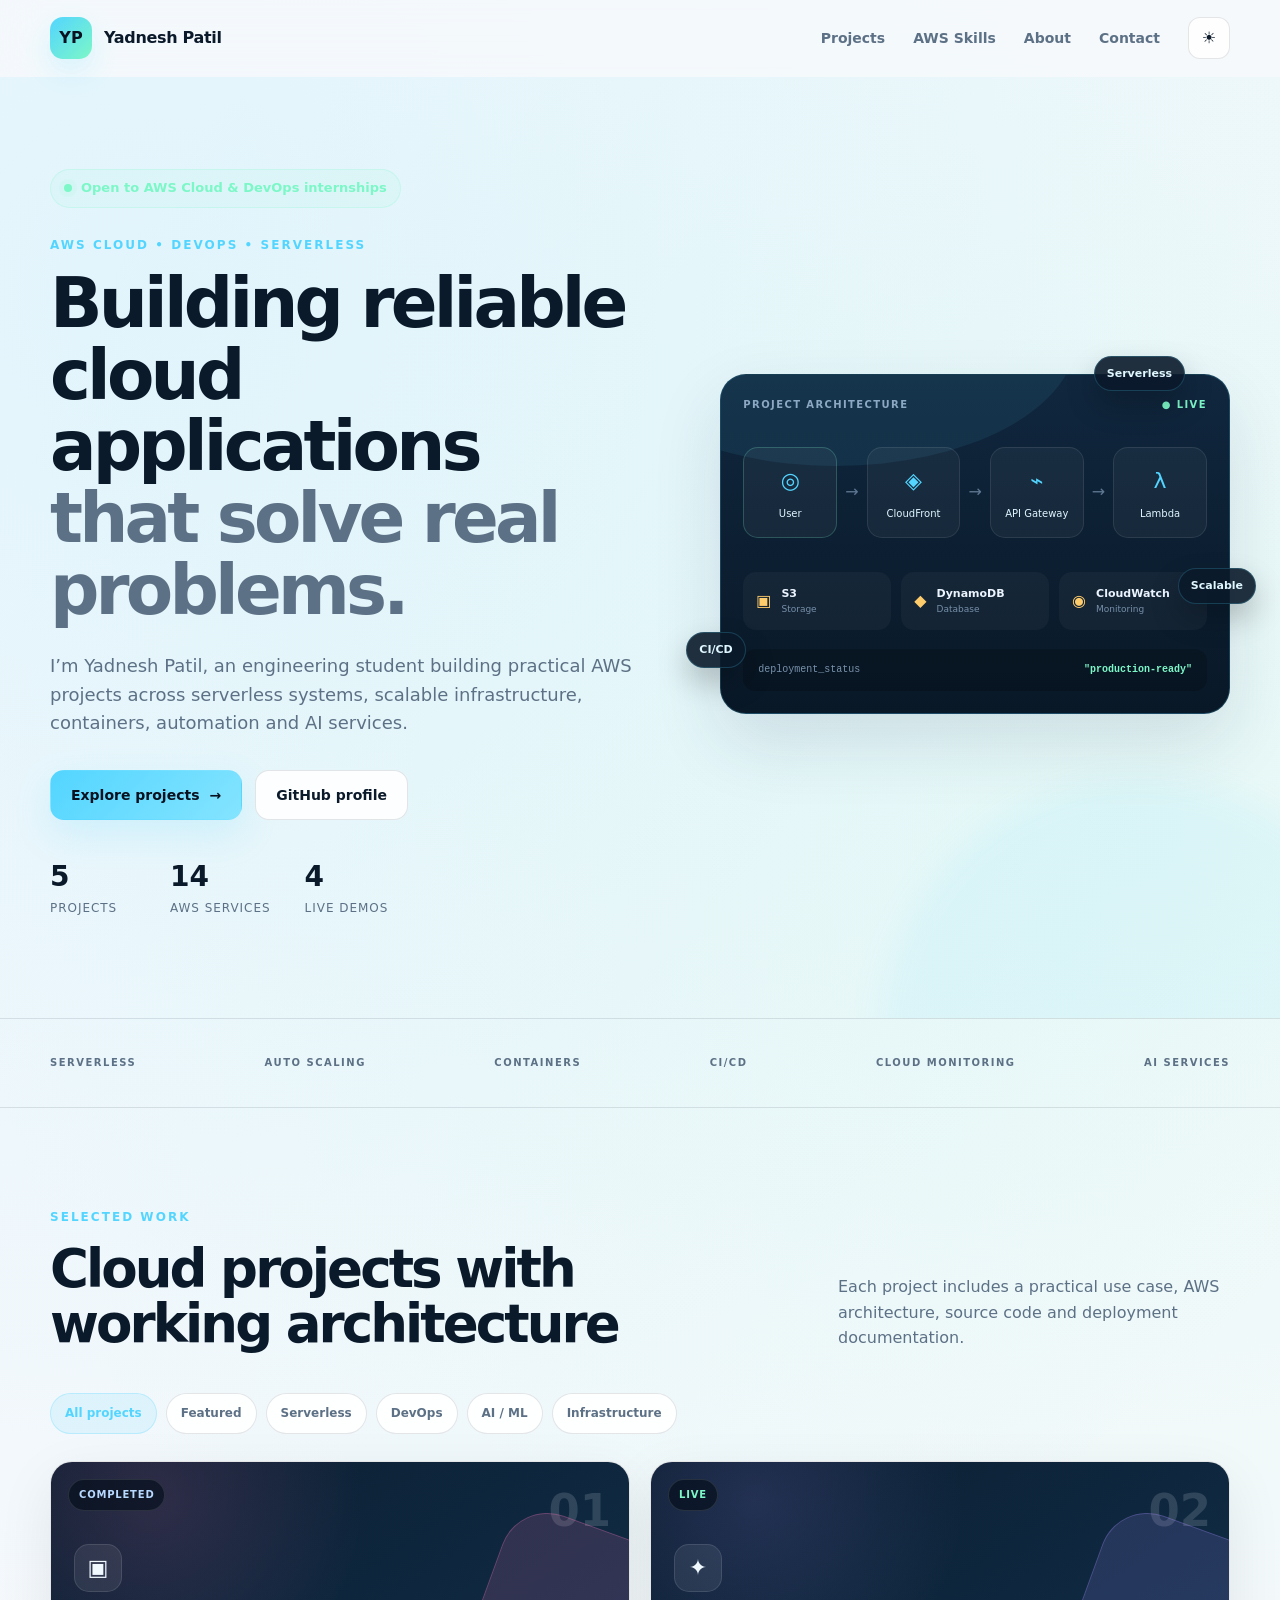
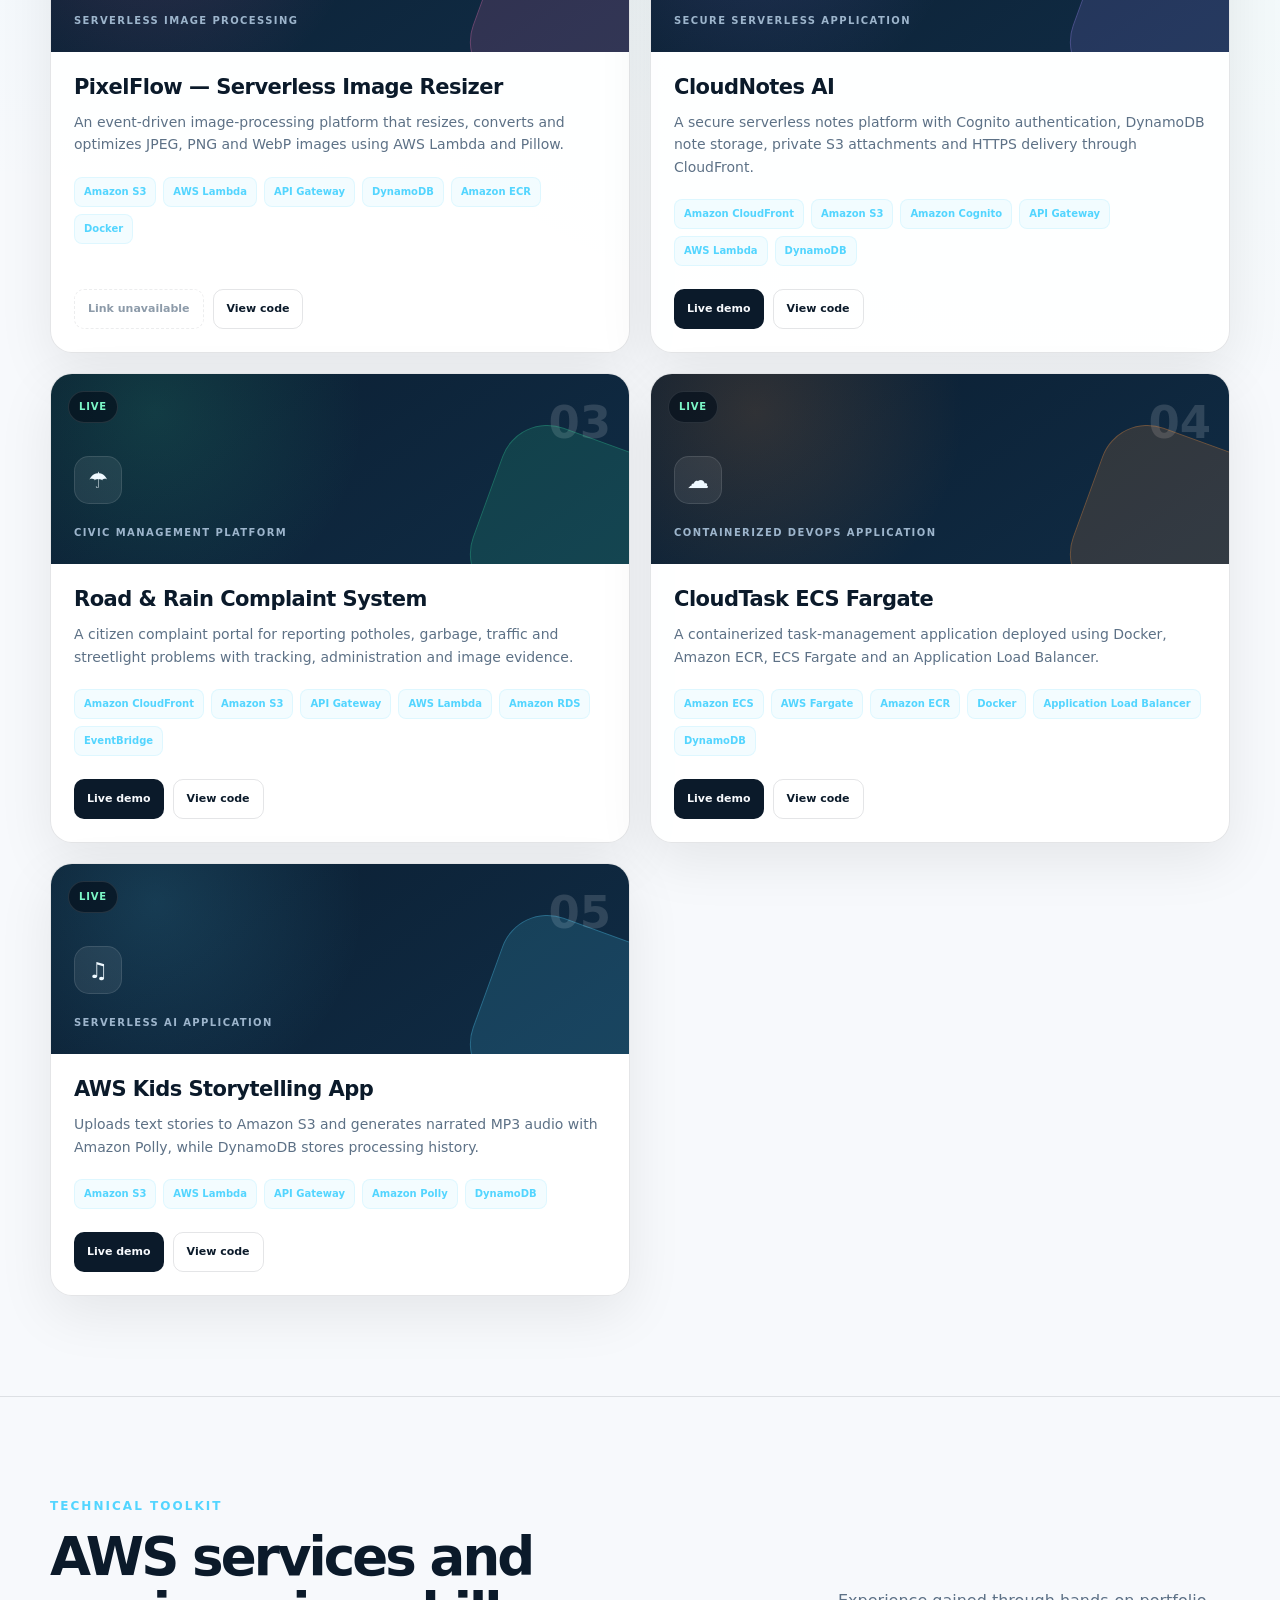
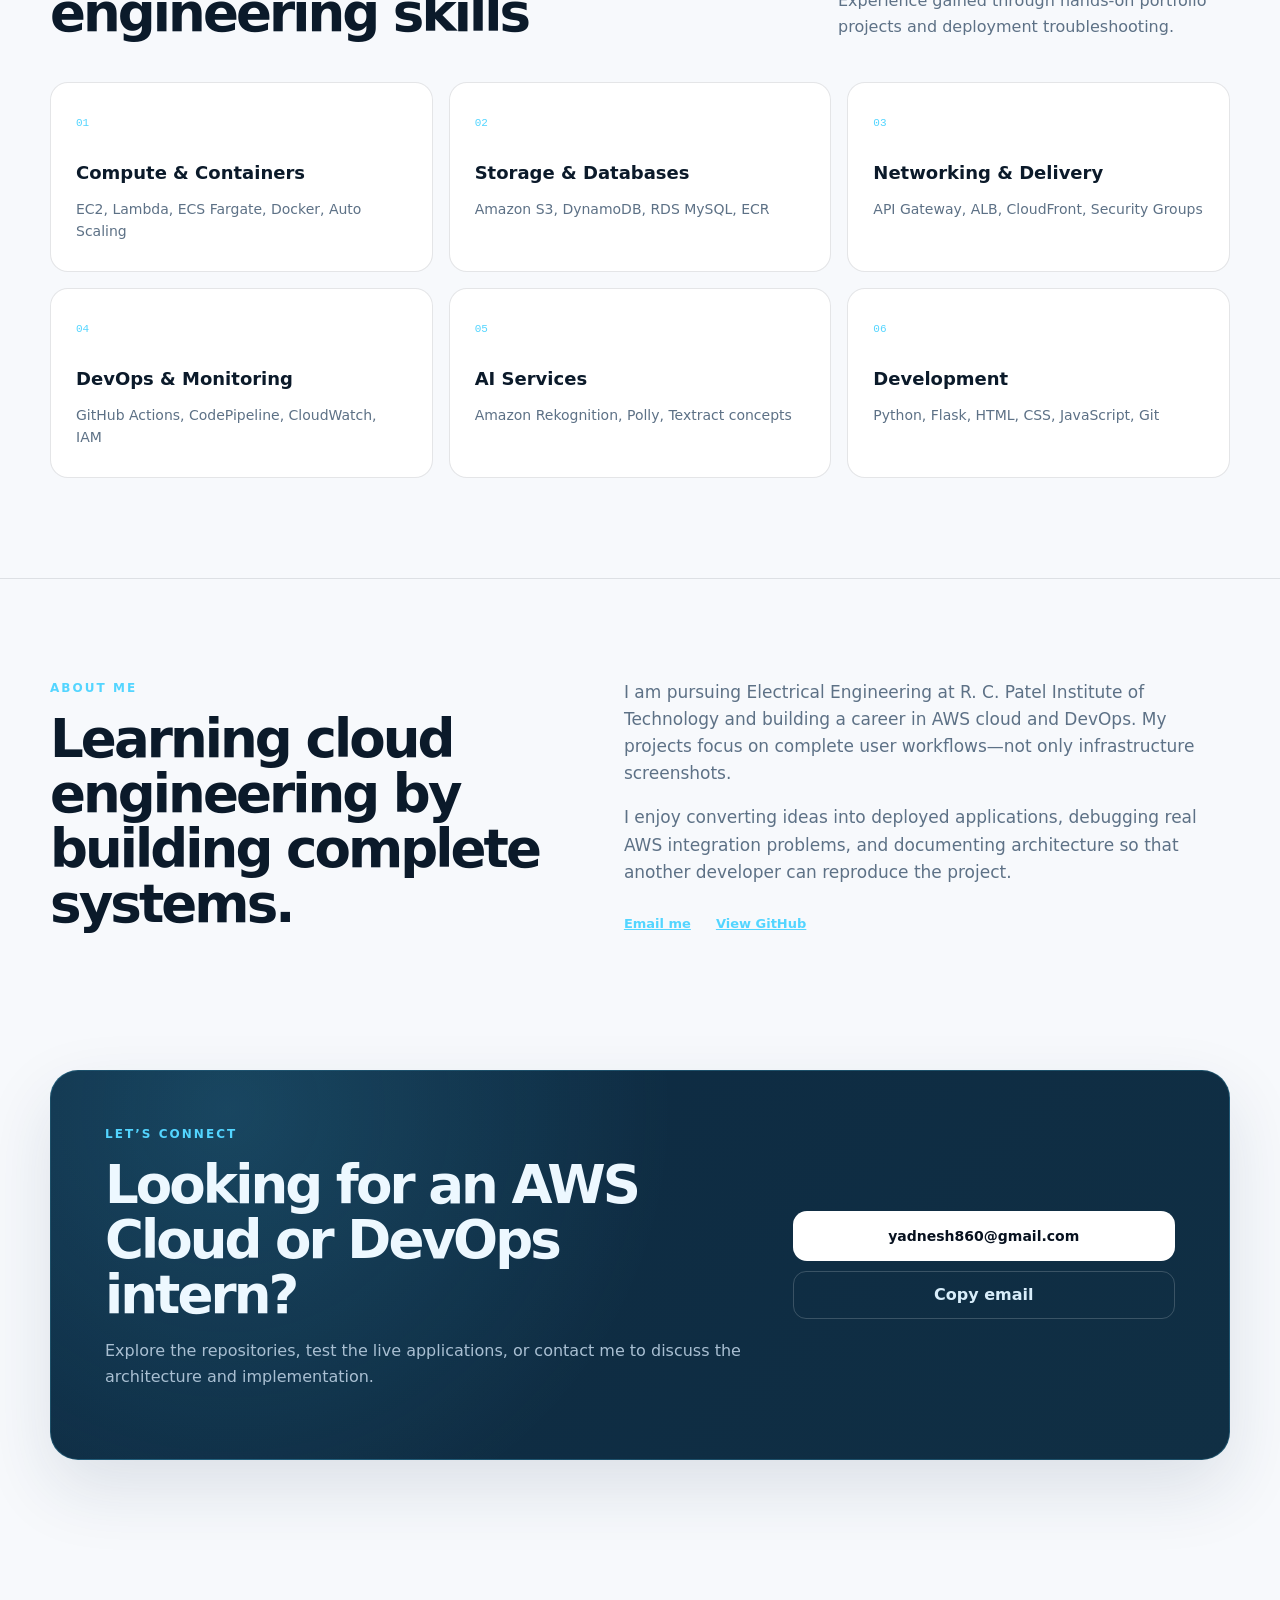
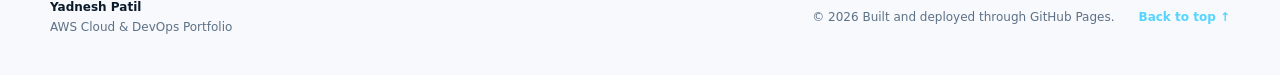
<file: index.html>
<!DOCTYPE html>
<html lang="en">
<head>
  <meta charset="UTF-8">
  <meta name="viewport" content="width=device-width, initial-scale=1.0">
  <meta name="description" content="Yadnesh Patil's AWS Cloud and DevOps project portfolio.">
  <meta name="theme-color" content="#07111f">

  <title>Yadnesh Patil | AWS Cloud Portfolio</title>

  <link rel="icon" href="assets/favicon.svg" type="image/svg+xml">
  <link rel="stylesheet" href="styles.css">
  <script src="script.js?v=1784232943" defer></script>
</head>

<body>
  <a class="skip-link" href="#projects">Skip to projects</a>

  <header class="site-header" id="top">
    <nav class="nav container" aria-label="Main navigation">
      <a class="brand" href="#top" aria-label="Yadnesh Patil home">
        <span class="brand-mark">YP</span>
        <span class="brand-text">Yadnesh Patil</span>
      </a>

      <button class="nav-toggle" id="navToggle" type="button"
        aria-label="Open navigation" aria-expanded="false">
        <span></span><span></span><span></span>
      </button>

      <div class="nav-links" id="navLinks">
        <a href="#projects">Projects</a>
        <a href="#skills">AWS Skills</a>
        <a href="#about">About</a>
        <a href="#contact">Contact</a>

        <button class="theme-toggle" id="themeToggle" type="button"
          aria-label="Switch color theme">
          <span id="themeIcon" aria-hidden="true">☾</span>
        </button>
      </div>
    </nav>
  </header>

  <main>
    <section class="hero section">
      <div class="container hero-grid">
        <div class="hero-copy">
          <div class="status-pill">
            <span class="status-dot"></span>
            Open to AWS Cloud & DevOps internships
          </div>

          <p class="eyebrow">AWS CLOUD • DEVOPS • SERVERLESS</p>

          <h1>
            Building reliable cloud applications
            <span>that solve real problems.</span>
          </h1>

          <p class="hero-text">
            I’m Yadnesh Patil, an engineering student building practical AWS
            projects across serverless systems, scalable infrastructure,
            containers, automation and AI services.
          </p>

          <div class="hero-actions">
            <a class="button button-primary" href="#projects">
              Explore projects
              <span aria-hidden="true">→</span>
            </a>

            <a class="button button-secondary"
              href="https://github.com/Yadnesh-09"
              target="_blank" rel="noopener noreferrer">
              GitHub profile
            </a>
          </div>

          <div class="hero-metrics" aria-label="Portfolio summary">
            <div>
              <strong id="projectMetric">0</strong>
              <span>Projects</span>
            </div>
            <div>
              <strong id="serviceMetric">0</strong>
              <span>AWS services</span>
            </div>
            <div>
              <strong id="liveMetric">0</strong>
              <span>Live demos</span>
            </div>
          </div>
        </div>

        <div class="hero-visual" aria-label="AWS architecture illustration">
          <div class="architecture-card">
            <div class="architecture-top">
              <span>PROJECT ARCHITECTURE</span>
              <span class="live-indicator">● LIVE</span>
            </div>

            <div class="architecture-flow">
              <div class="architecture-node node-user">
                <span class="node-icon">◎</span>
                <span>User</span>
              </div>

              <span class="flow-arrow">→</span>

              <div class="architecture-node">
                <span class="node-icon">◈</span>
                <span>CloudFront</span>
              </div>

              <span class="flow-arrow">→</span>

              <div class="architecture-node">
                <span class="node-icon">⌁</span>
                <span>API Gateway</span>
              </div>

              <span class="flow-arrow">→</span>

              <div class="architecture-node">
                <span class="node-icon">λ</span>
                <span>Lambda</span>
              </div>
            </div>

            <div class="architecture-bottom">
              <div class="mini-service">
                <span>▣</span>
                <div><strong>S3</strong><small>Storage</small></div>
              </div>

              <div class="mini-service">
                <span>◆</span>
                <div><strong>DynamoDB</strong><small>Database</small></div>
              </div>

              <div class="mini-service">
                <span>◉</span>
                <div><strong>CloudWatch</strong><small>Monitoring</small></div>
              </div>
            </div>

            <div class="architecture-code">
              <span>deployment_status</span>
              <strong>"production-ready"</strong>
            </div>
          </div>

          <div class="floating-badge badge-one">Serverless</div>
          <div class="floating-badge badge-two">CI/CD</div>
          <div class="floating-badge badge-three">Scalable</div>
        </div>
      </div>
    </section>

    <section class="trust-strip" aria-label="Core areas">
      <div class="container trust-items">
        <span>SERVERLESS</span>
        <span>AUTO SCALING</span>
        <span>CONTAINERS</span>
        <span>CI/CD</span>
        <span>CLOUD MONITORING</span>
        <span>AI SERVICES</span>
      </div>
    </section>

    <section class="section projects-section" id="projects">
      <div class="container">
        <div class="section-heading">
          <div>
            <p class="eyebrow">SELECTED WORK</p>
            <h2>Cloud projects with working architecture</h2>
          </div>

          <p>
            Each project includes a practical use case, AWS architecture,
            source code and deployment documentation.
          </p>
        </div>

        <div class="filter-bar" id="filterBar" aria-label="Project filters">
          <button class="filter-button active" type="button" data-filter="all">
            All projects
          </button>
          <button class="filter-button" type="button" data-filter="featured">
            Featured
          </button>
          <button class="filter-button" type="button" data-filter="serverless">
            Serverless
          </button>
          <button class="filter-button" type="button" data-filter="devops">
            DevOps
          </button>
          <button class="filter-button" type="button" data-filter="ai">
            AI / ML
          </button>
          <button class="filter-button" type="button" data-filter="infrastructure">
            Infrastructure
          </button>
        </div>

        <div class="project-grid" id="projectGrid"></div>

        <div class="empty-filter" id="emptyFilter" hidden>
          No projects match this filter yet.
        </div>
      </div>
    </section>

    <section class="section skills-section" id="skills">
      <div class="container">
        <div class="section-heading">
          <div>
            <p class="eyebrow">TECHNICAL TOOLKIT</p>
            <h2>AWS services and engineering skills</h2>
          </div>

          <p>
            Experience gained through hands-on portfolio projects and
            deployment troubleshooting.
          </p>
        </div>

        <div class="skills-grid">
          <article class="skill-card">
            <span class="skill-number">01</span>
            <h3>Compute & Containers</h3>
            <p>EC2, Lambda, ECS Fargate, Docker, Auto Scaling</p>
          </article>

          <article class="skill-card">
            <span class="skill-number">02</span>
            <h3>Storage & Databases</h3>
            <p>Amazon S3, DynamoDB, RDS MySQL, ECR</p>
          </article>

          <article class="skill-card">
            <span class="skill-number">03</span>
            <h3>Networking & Delivery</h3>
            <p>API Gateway, ALB, CloudFront, Security Groups</p>
          </article>

          <article class="skill-card">
            <span class="skill-number">04</span>
            <h3>DevOps & Monitoring</h3>
            <p>GitHub Actions, CodePipeline, CloudWatch, IAM</p>
          </article>

          <article class="skill-card">
            <span class="skill-number">05</span>
            <h3>AI Services</h3>
            <p>Amazon Rekognition, Polly, Textract concepts</p>
          </article>

          <article class="skill-card">
            <span class="skill-number">06</span>
            <h3>Development</h3>
            <p>Python, Flask, HTML, CSS, JavaScript, Git</p>
          </article>
        </div>
      </div>
    </section>

    <section class="section about-section" id="about">
      <div class="container about-grid">
        <div>
          <p class="eyebrow">ABOUT ME</p>
          <h2>Learning cloud engineering by building complete systems.</h2>
        </div>

        <div class="about-copy">
          <p>
            I am pursuing Electrical Engineering at R. C. Patel Institute of
            Technology and building a career in AWS cloud and DevOps. My
            projects focus on complete user workflows—not only infrastructure
            screenshots.
          </p>

          <p>
            I enjoy converting ideas into deployed applications, debugging
            real AWS integration problems, and documenting architecture so
            that another developer can reproduce the project.
          </p>

          <div class="about-links">
            <a href="mailto:yadnesh860@gmail.com">Email me</a>
            <a href="https://github.com/Yadnesh-09"
              target="_blank" rel="noopener noreferrer">View GitHub</a>
          </div>
        </div>
      </div>
    </section>

    <section class="section contact-section" id="contact">
      <div class="container contact-card">
        <div>
          <p class="eyebrow">LET’S CONNECT</p>
          <h2>Looking for an AWS Cloud or DevOps intern?</h2>
          <p>
            Explore the repositories, test the live applications, or contact
            me to discuss the architecture and implementation.
          </p>
        </div>

        <div class="contact-actions">
          <a class="button button-light"
            href="mailto:yadnesh860@gmail.com">
            yadnesh860@gmail.com
          </a>

          <button class="copy-button" id="copyEmailButton" type="button"
            data-email="yadnesh860@gmail.com">
            Copy email
          </button>
        </div>
      </div>
    </section>
  </main>

  <footer class="site-footer">
    <div class="container footer-grid">
      <div>
        <strong>Yadnesh Patil</strong>
        <span>AWS Cloud & DevOps Portfolio</span>
      </div>

      <p>
        © <span id="currentYear"></span> Built and deployed through GitHub Pages.
      </p>

      <a href="#top">Back to top ↑</a>
    </div>
  </footer>

  <div class="toast" id="toast" role="status" aria-live="polite"></div>
</body>
</html>
</file>
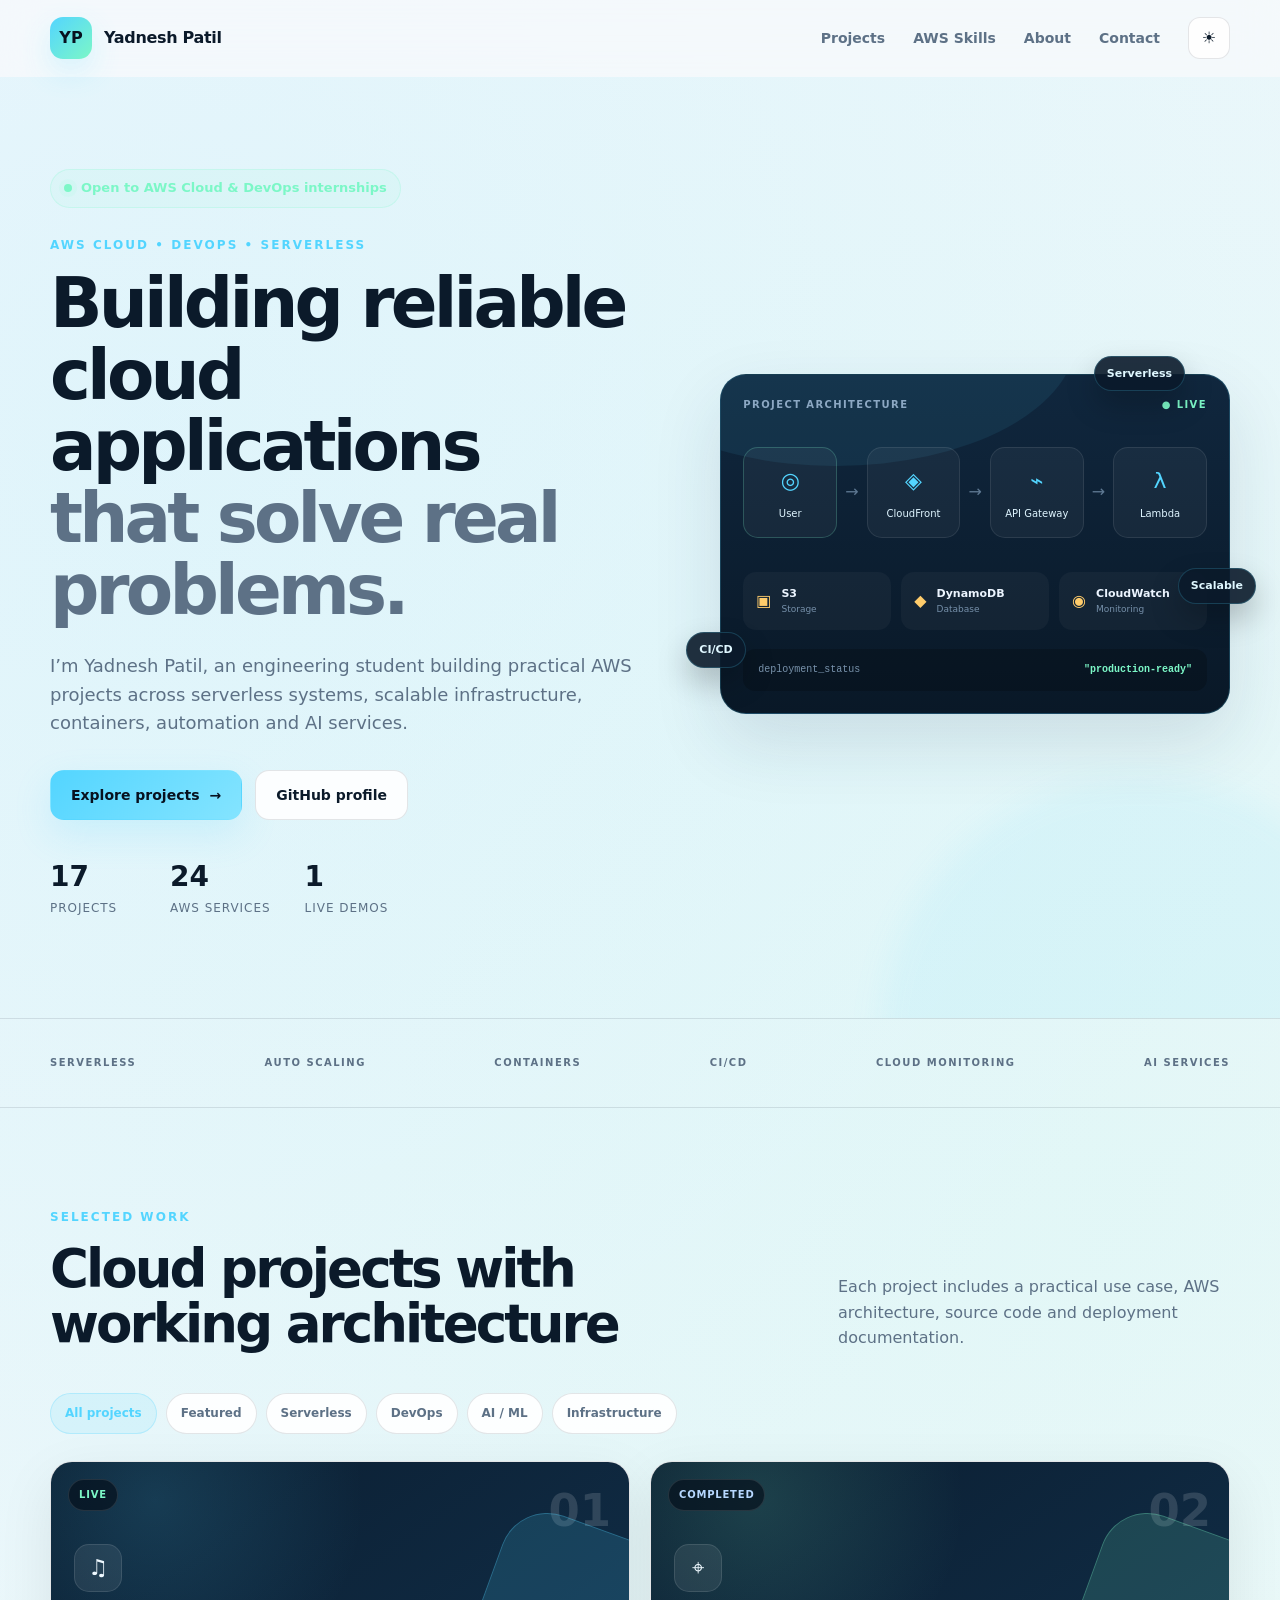
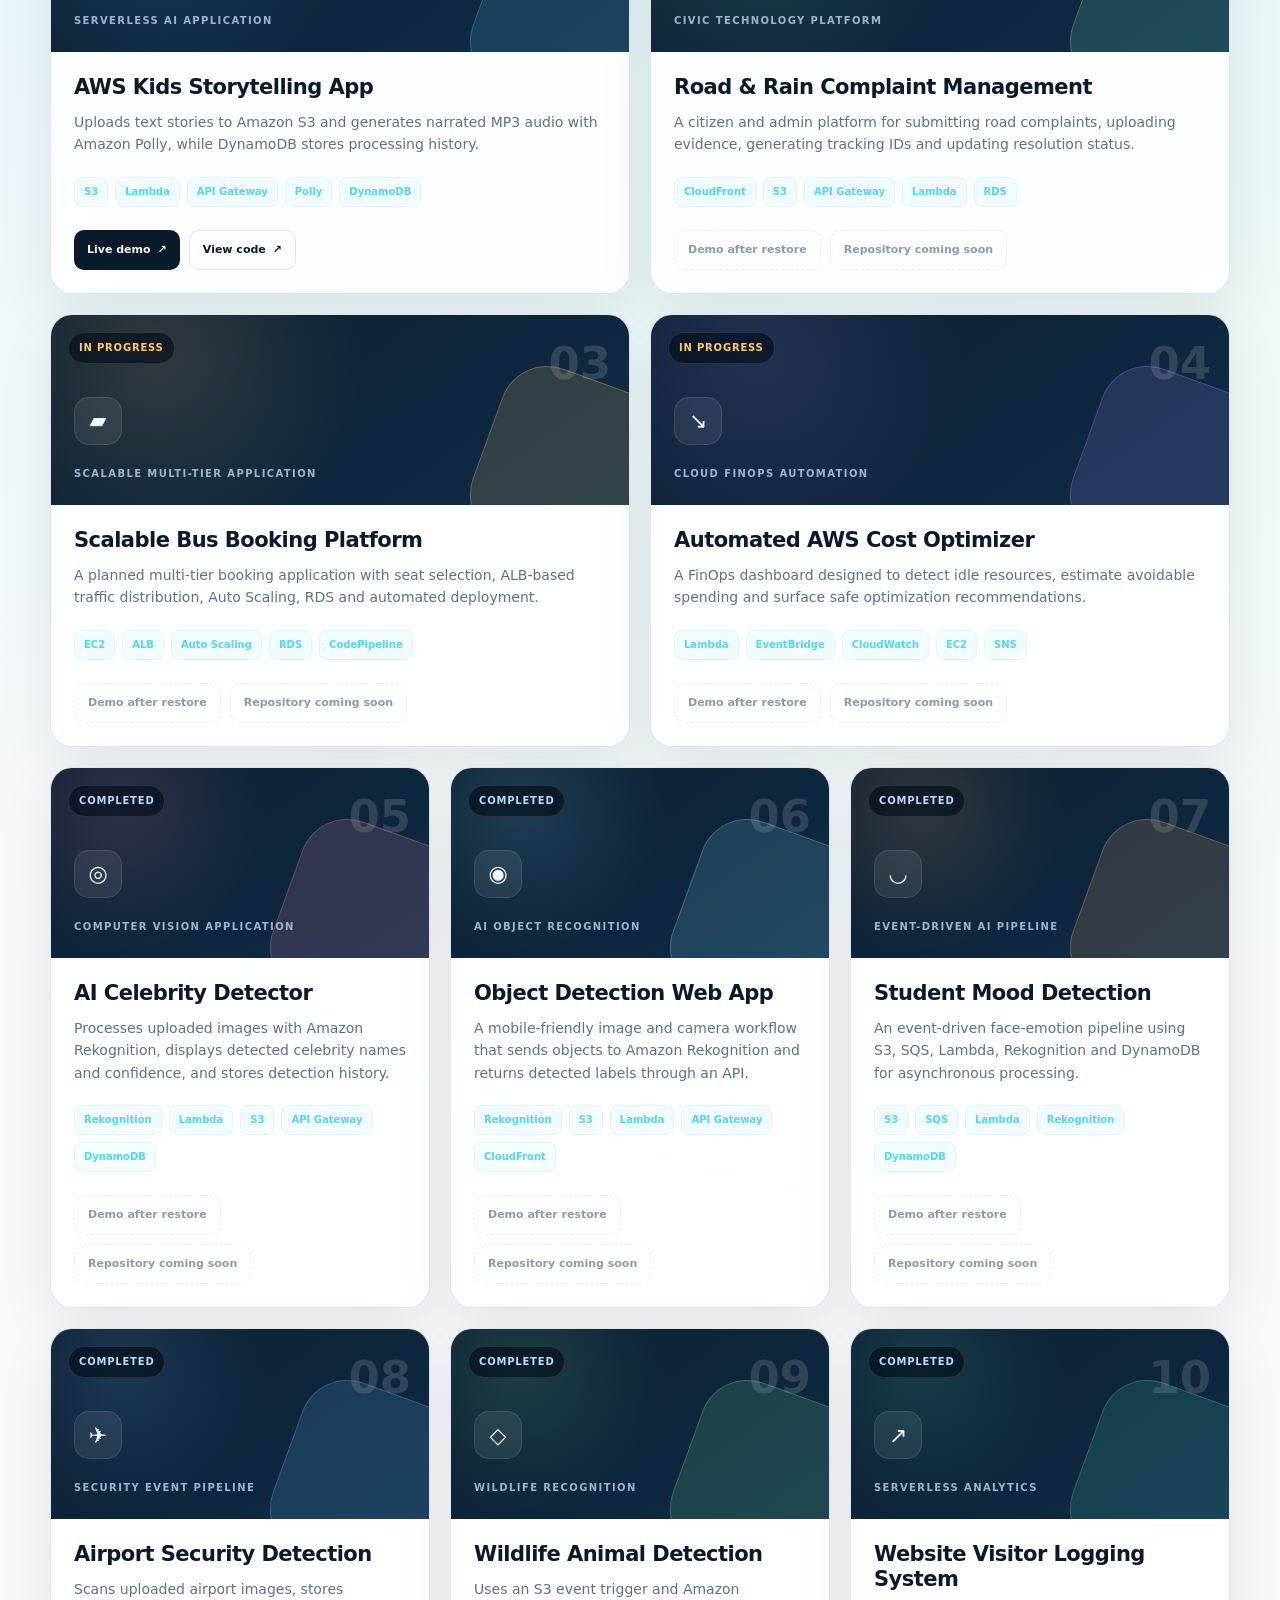
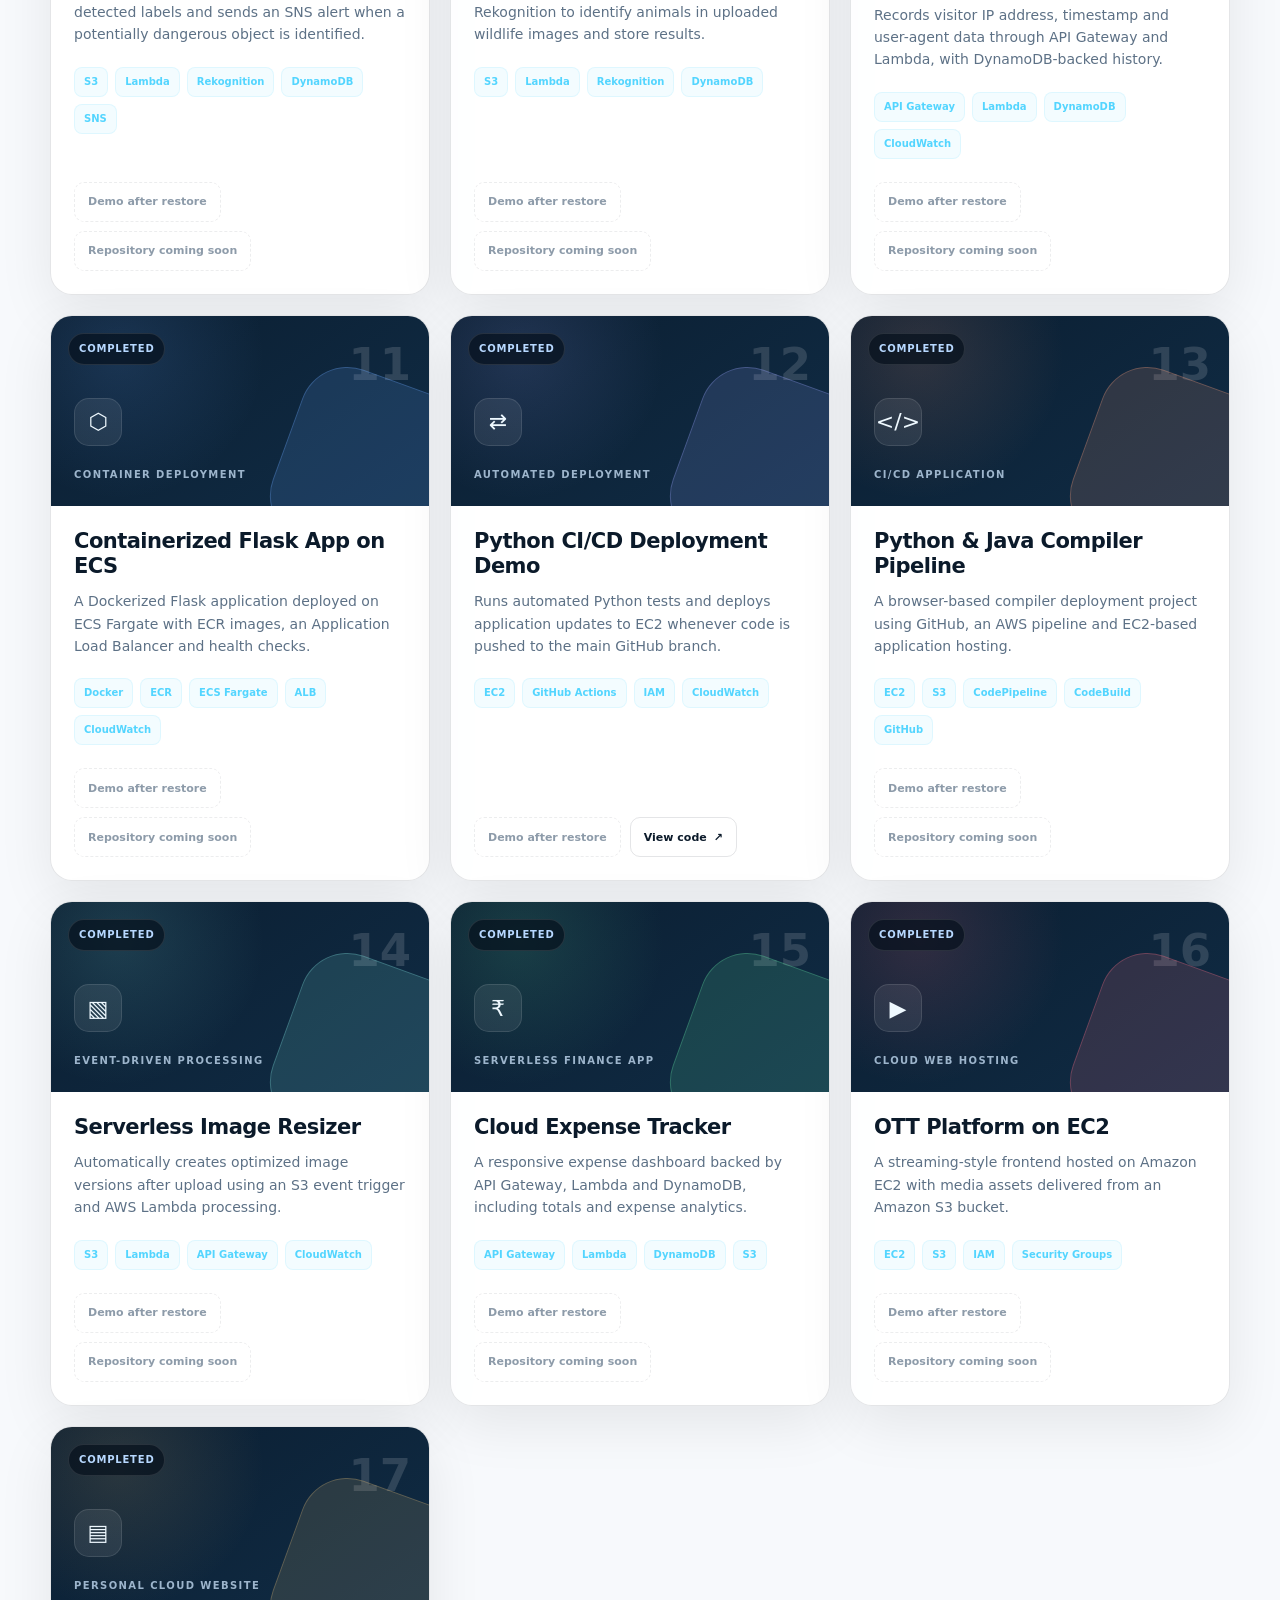
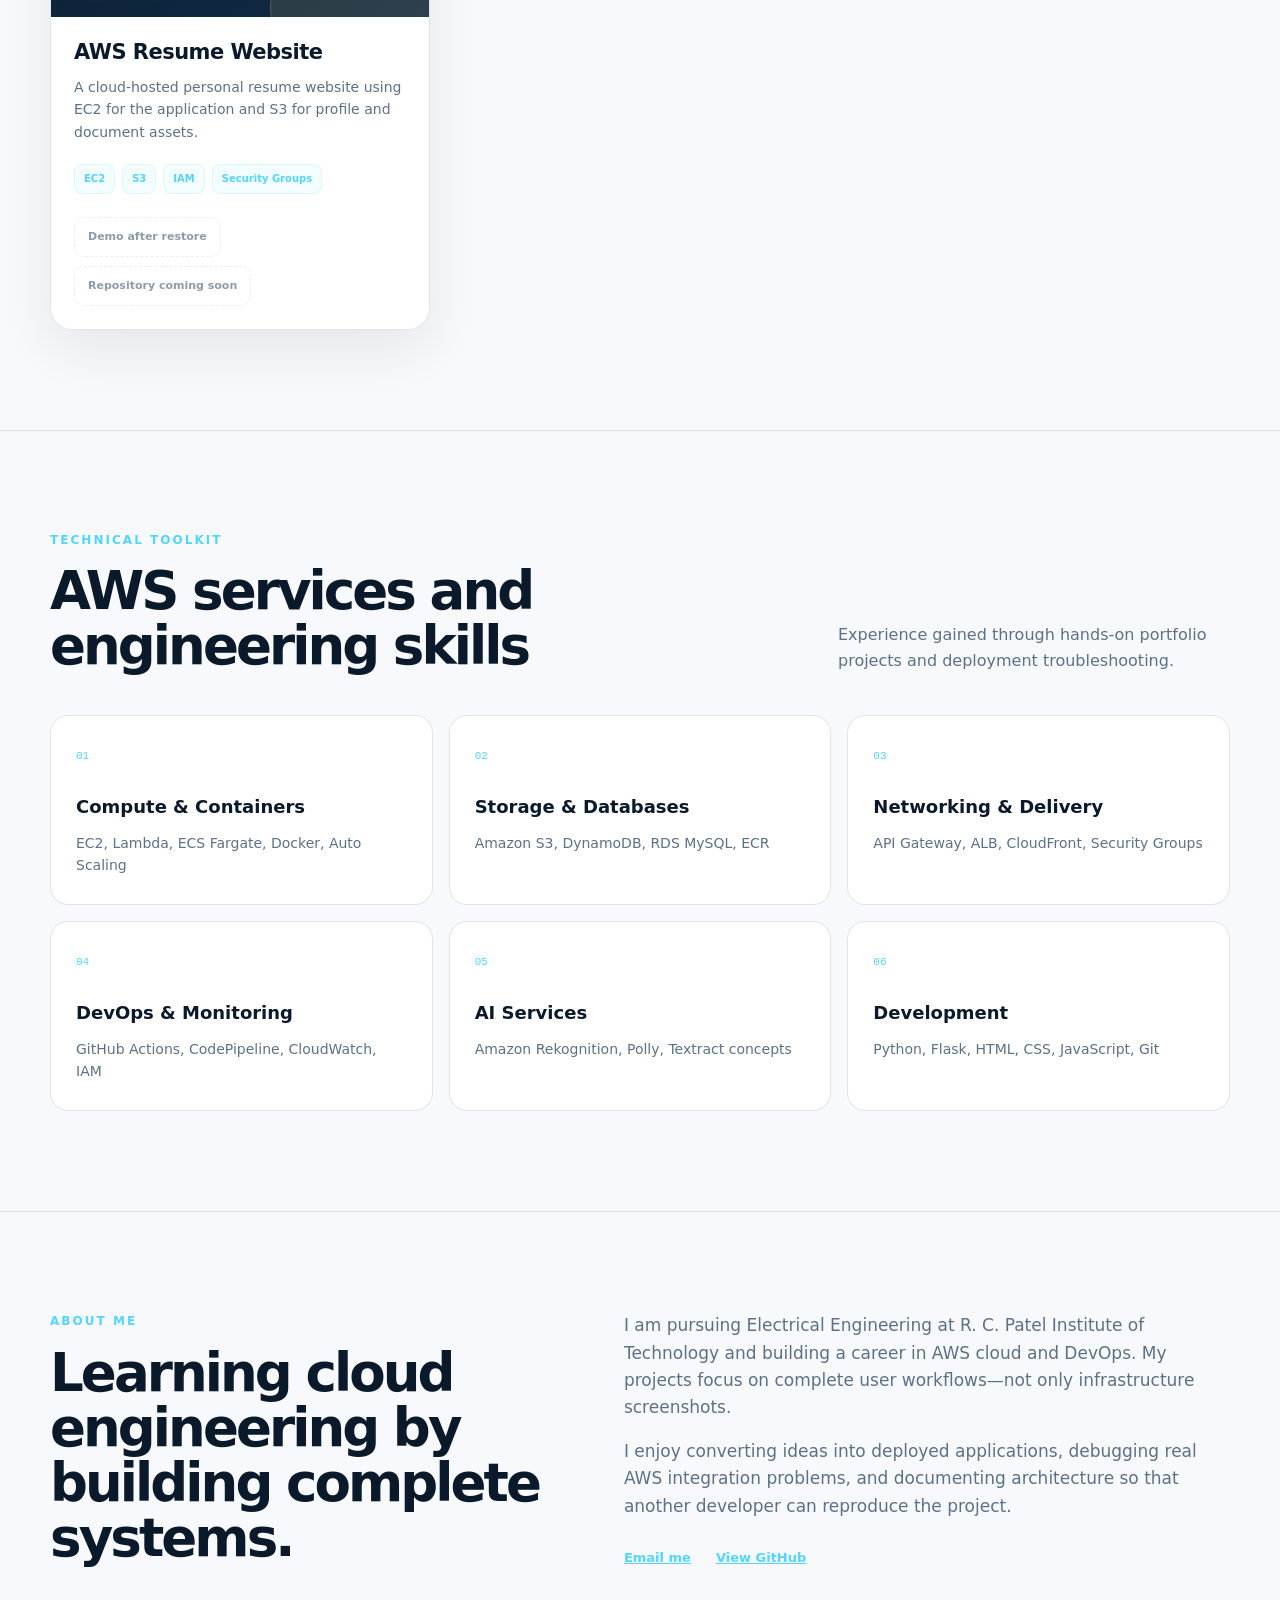
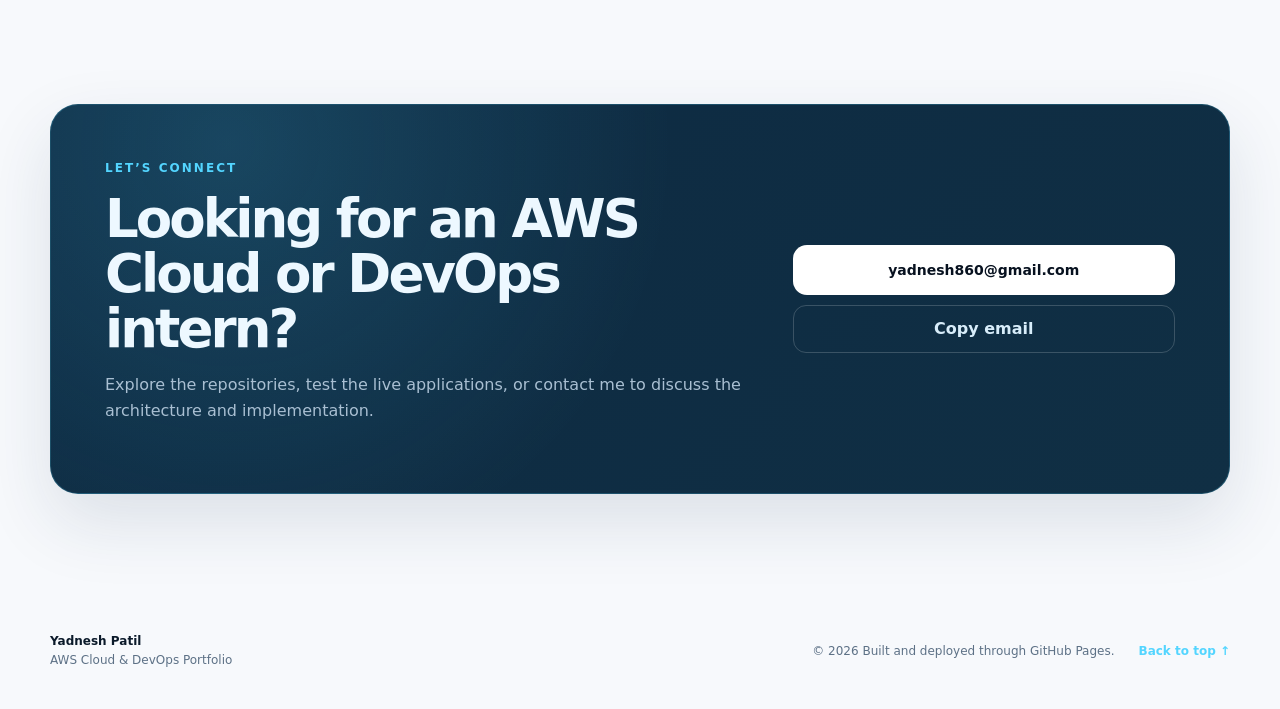
<file: Yadnesh-09.github.io-portfolio/Yadnesh-09.github.io/index.html>
<!DOCTYPE html>
<html lang="en">
<head>
  <meta charset="UTF-8">
  <meta name="viewport" content="width=device-width, initial-scale=1.0">
  <meta name="description" content="Yadnesh Patil's AWS Cloud and DevOps project portfolio.">
  <meta name="theme-color" content="#07111f">

  <title>Yadnesh Patil | AWS Cloud Portfolio</title>

  <link rel="icon" href="assets/favicon.svg" type="image/svg+xml">
  <link rel="stylesheet" href="styles.css">
  <script src="script.js" defer></script>
</head>

<body>
  <a class="skip-link" href="#projects">Skip to projects</a>

  <header class="site-header" id="top">
    <nav class="nav container" aria-label="Main navigation">
      <a class="brand" href="#top" aria-label="Yadnesh Patil home">
        <span class="brand-mark">YP</span>
        <span class="brand-text">Yadnesh Patil</span>
      </a>

      <button class="nav-toggle" id="navToggle" type="button"
        aria-label="Open navigation" aria-expanded="false">
        <span></span><span></span><span></span>
      </button>

      <div class="nav-links" id="navLinks">
        <a href="#projects">Projects</a>
        <a href="#skills">AWS Skills</a>
        <a href="#about">About</a>
        <a href="#contact">Contact</a>

        <button class="theme-toggle" id="themeToggle" type="button"
          aria-label="Switch color theme">
          <span id="themeIcon" aria-hidden="true">☾</span>
        </button>
      </div>
    </nav>
  </header>

  <main>
    <section class="hero section">
      <div class="container hero-grid">
        <div class="hero-copy">
          <div class="status-pill">
            <span class="status-dot"></span>
            Open to AWS Cloud & DevOps internships
          </div>

          <p class="eyebrow">AWS CLOUD • DEVOPS • SERVERLESS</p>

          <h1>
            Building reliable cloud applications
            <span>that solve real problems.</span>
          </h1>

          <p class="hero-text">
            I’m Yadnesh Patil, an engineering student building practical AWS
            projects across serverless systems, scalable infrastructure,
            containers, automation and AI services.
          </p>

          <div class="hero-actions">
            <a class="button button-primary" href="#projects">
              Explore projects
              <span aria-hidden="true">→</span>
            </a>

            <a class="button button-secondary"
              href="https://github.com/Yadnesh-09"
              target="_blank" rel="noopener noreferrer">
              GitHub profile
            </a>
          </div>

          <div class="hero-metrics" aria-label="Portfolio summary">
            <div>
              <strong id="projectMetric">0</strong>
              <span>Projects</span>
            </div>
            <div>
              <strong id="serviceMetric">0</strong>
              <span>AWS services</span>
            </div>
            <div>
              <strong id="liveMetric">0</strong>
              <span>Live demos</span>
            </div>
          </div>
        </div>

        <div class="hero-visual" aria-label="AWS architecture illustration">
          <div class="architecture-card">
            <div class="architecture-top">
              <span>PROJECT ARCHITECTURE</span>
              <span class="live-indicator">● LIVE</span>
            </div>

            <div class="architecture-flow">
              <div class="architecture-node node-user">
                <span class="node-icon">◎</span>
                <span>User</span>
              </div>

              <span class="flow-arrow">→</span>

              <div class="architecture-node">
                <span class="node-icon">◈</span>
                <span>CloudFront</span>
              </div>

              <span class="flow-arrow">→</span>

              <div class="architecture-node">
                <span class="node-icon">⌁</span>
                <span>API Gateway</span>
              </div>

              <span class="flow-arrow">→</span>

              <div class="architecture-node">
                <span class="node-icon">λ</span>
                <span>Lambda</span>
              </div>
            </div>

            <div class="architecture-bottom">
              <div class="mini-service">
                <span>▣</span>
                <div><strong>S3</strong><small>Storage</small></div>
              </div>

              <div class="mini-service">
                <span>◆</span>
                <div><strong>DynamoDB</strong><small>Database</small></div>
              </div>

              <div class="mini-service">
                <span>◉</span>
                <div><strong>CloudWatch</strong><small>Monitoring</small></div>
              </div>
            </div>

            <div class="architecture-code">
              <span>deployment_status</span>
              <strong>"production-ready"</strong>
            </div>
          </div>

          <div class="floating-badge badge-one">Serverless</div>
          <div class="floating-badge badge-two">CI/CD</div>
          <div class="floating-badge badge-three">Scalable</div>
        </div>
      </div>
    </section>

    <section class="trust-strip" aria-label="Core areas">
      <div class="container trust-items">
        <span>SERVERLESS</span>
        <span>AUTO SCALING</span>
        <span>CONTAINERS</span>
        <span>CI/CD</span>
        <span>CLOUD MONITORING</span>
        <span>AI SERVICES</span>
      </div>
    </section>

    <section class="section projects-section" id="projects">
      <div class="container">
        <div class="section-heading">
          <div>
            <p class="eyebrow">SELECTED WORK</p>
            <h2>Cloud projects with working architecture</h2>
          </div>

          <p>
            Each project includes a practical use case, AWS architecture,
            source code and deployment documentation.
          </p>
        </div>

        <div class="filter-bar" id="filterBar" aria-label="Project filters">
          <button class="filter-button active" type="button" data-filter="all">
            All projects
          </button>
          <button class="filter-button" type="button" data-filter="featured">
            Featured
          </button>
          <button class="filter-button" type="button" data-filter="serverless">
            Serverless
          </button>
          <button class="filter-button" type="button" data-filter="devops">
            DevOps
          </button>
          <button class="filter-button" type="button" data-filter="ai">
            AI / ML
          </button>
          <button class="filter-button" type="button" data-filter="infrastructure">
            Infrastructure
          </button>
        </div>

        <div class="project-grid" id="projectGrid"></div>

        <div class="empty-filter" id="emptyFilter" hidden>
          No projects match this filter yet.
        </div>
      </div>
    </section>

    <section class="section skills-section" id="skills">
      <div class="container">
        <div class="section-heading">
          <div>
            <p class="eyebrow">TECHNICAL TOOLKIT</p>
            <h2>AWS services and engineering skills</h2>
          </div>

          <p>
            Experience gained through hands-on portfolio projects and
            deployment troubleshooting.
          </p>
        </div>

        <div class="skills-grid">
          <article class="skill-card">
            <span class="skill-number">01</span>
            <h3>Compute & Containers</h3>
            <p>EC2, Lambda, ECS Fargate, Docker, Auto Scaling</p>
          </article>

          <article class="skill-card">
            <span class="skill-number">02</span>
            <h3>Storage & Databases</h3>
            <p>Amazon S3, DynamoDB, RDS MySQL, ECR</p>
          </article>

          <article class="skill-card">
            <span class="skill-number">03</span>
            <h3>Networking & Delivery</h3>
            <p>API Gateway, ALB, CloudFront, Security Groups</p>
          </article>

          <article class="skill-card">
            <span class="skill-number">04</span>
            <h3>DevOps & Monitoring</h3>
            <p>GitHub Actions, CodePipeline, CloudWatch, IAM</p>
          </article>

          <article class="skill-card">
            <span class="skill-number">05</span>
            <h3>AI Services</h3>
            <p>Amazon Rekognition, Polly, Textract concepts</p>
          </article>

          <article class="skill-card">
            <span class="skill-number">06</span>
            <h3>Development</h3>
            <p>Python, Flask, HTML, CSS, JavaScript, Git</p>
          </article>
        </div>
      </div>
    </section>

    <section class="section about-section" id="about">
      <div class="container about-grid">
        <div>
          <p class="eyebrow">ABOUT ME</p>
          <h2>Learning cloud engineering by building complete systems.</h2>
        </div>

        <div class="about-copy">
          <p>
            I am pursuing Electrical Engineering at R. C. Patel Institute of
            Technology and building a career in AWS cloud and DevOps. My
            projects focus on complete user workflows—not only infrastructure
            screenshots.
          </p>

          <p>
            I enjoy converting ideas into deployed applications, debugging
            real AWS integration problems, and documenting architecture so
            that another developer can reproduce the project.
          </p>

          <div class="about-links">
            <a href="mailto:yadnesh860@gmail.com">Email me</a>
            <a href="https://github.com/Yadnesh-09"
              target="_blank" rel="noopener noreferrer">View GitHub</a>
          </div>
        </div>
      </div>
    </section>

    <section class="section contact-section" id="contact">
      <div class="container contact-card">
        <div>
          <p class="eyebrow">LET’S CONNECT</p>
          <h2>Looking for an AWS Cloud or DevOps intern?</h2>
          <p>
            Explore the repositories, test the live applications, or contact
            me to discuss the architecture and implementation.
          </p>
        </div>

        <div class="contact-actions">
          <a class="button button-light"
            href="mailto:yadnesh860@gmail.com">
            yadnesh860@gmail.com
          </a>

          <button class="copy-button" id="copyEmailButton" type="button"
            data-email="yadnesh860@gmail.com">
            Copy email
          </button>
        </div>
      </div>
    </section>
  </main>

  <footer class="site-footer">
    <div class="container footer-grid">
      <div>
        <strong>Yadnesh Patil</strong>
        <span>AWS Cloud & DevOps Portfolio</span>
      </div>

      <p>
        © <span id="currentYear"></span> Built and deployed through GitHub Pages.
      </p>

      <a href="#top">Back to top ↑</a>
    </div>
  </footer>

  <div class="toast" id="toast" role="status" aria-live="polite"></div>
</body>
</html>
</file>
<file: styles.css>
/* =========================================================
   Yadnesh Patil — AWS Cloud Portfolio
   ========================================================= */

:root {
  --bg: #07111f;
  --bg-soft: #0c1b2d;
  --panel: rgba(16, 34, 54, 0.86);
  --panel-solid: #102236;
  --panel-light: #f4f7fb;
  --text: #ecf5ff;
  --muted: #98adc3;
  --dark-text: #0a1828;
  --accent: #53d5ff;
  --accent-two: #7cf7c7;
  --accent-warm: #ffcc6b;
  --danger: #ff7f8f;
  --line: rgba(255, 255, 255, 0.1);
  --shadow: 0 28px 70px rgba(0, 0, 0, 0.28);
  --radius: 22px;
  --container: 1180px;
}

:root[data-theme="light"] {
  --bg: #f7f9fc;
  --bg-soft: #edf2f8;
  --panel: rgba(255, 255, 255, 0.9);
  --panel-solid: #ffffff;
  --panel-light: #0b1a2a;
  --text: #0b1a2a;
  --muted: #5d7186;
  --dark-text: #f7fbff;
  --line: rgba(10, 24, 40, 0.11);
  --shadow: 0 28px 70px rgba(27, 53, 82, 0.12);
}

* {
  box-sizing: border-box;
}

html {
  scroll-behavior: smooth;
}

body {
  margin: 0;
  min-width: 320px;
  background:
    radial-gradient(circle at 12% 6%, rgba(83, 213, 255, 0.13), transparent 32%),
    radial-gradient(circle at 88% 17%, rgba(124, 247, 199, 0.1), transparent 28%),
    var(--bg);
  color: var(--text);
  font-family:
    Inter, ui-sans-serif, system-ui, -apple-system, BlinkMacSystemFont,
    "Segoe UI", sans-serif;
  line-height: 1.6;
}

body.menu-open {
  overflow: hidden;
}

button,
a {
  font: inherit;
}

a {
  color: inherit;
}

img {
  max-width: 100%;
}

.skip-link {
  position: fixed;
  top: -80px;
  left: 18px;
  z-index: 1000;
  padding: 10px 14px;
  background: white;
  color: #07111f;
  border-radius: 10px;
  text-decoration: none;
}

.skip-link:focus {
  top: 18px;
}

.container {
  width: min(var(--container), calc(100% - 40px));
  margin-inline: auto;
}

.section {
  padding: 100px 0;
}

.site-header {
  position: sticky;
  top: 0;
  z-index: 100;
  border-bottom: 1px solid transparent;
  background: rgba(7, 17, 31, 0.72);
  backdrop-filter: blur(18px);
  transition: border-color 0.2s ease, background 0.2s ease;
}

:root[data-theme="light"] .site-header {
  background: rgba(247, 249, 252, 0.82);
}

.site-header.scrolled {
  border-color: var(--line);
}

.nav {
  min-height: 76px;
  display: flex;
  align-items: center;
  justify-content: space-between;
}

.brand {
  display: inline-flex;
  align-items: center;
  gap: 12px;
  font-weight: 800;
  text-decoration: none;
}

.brand-mark {
  width: 42px;
  height: 42px;
  display: inline-grid;
  place-items: center;
  background: linear-gradient(135deg, var(--accent), var(--accent-two));
  color: #07111f;
  border-radius: 13px;
  box-shadow: 0 12px 30px rgba(83, 213, 255, 0.2);
}

.brand-text {
  letter-spacing: -0.02em;
}

.nav-links {
  display: flex;
  align-items: center;
  gap: 28px;
}

.nav-links a {
  color: var(--muted);
  font-size: 14px;
  font-weight: 700;
  text-decoration: none;
  transition: color 0.15s ease;
}

.nav-links a:hover {
  color: var(--text);
}

.nav-toggle {
  display: none;
  width: 44px;
  height: 44px;
  padding: 10px;
  background: transparent;
  border: 1px solid var(--line);
  border-radius: 12px;
  cursor: pointer;
}

.nav-toggle span {
  display: block;
  height: 2px;
  margin: 5px 0;
  background: var(--text);
}

.theme-toggle {
  width: 42px;
  height: 42px;
  display: grid;
  place-items: center;
  background: var(--panel);
  color: var(--text);
  border: 1px solid var(--line);
  border-radius: 12px;
  cursor: pointer;
}

.hero {
  position: relative;
  overflow: hidden;
  padding-top: 92px;
}

.hero::after {
  position: absolute;
  inset: auto -120px -280px auto;
  width: 520px;
  height: 520px;
  background: rgba(83, 213, 255, 0.08);
  border-radius: 50%;
  filter: blur(15px);
  content: "";
  pointer-events: none;
}

.hero-grid {
  display: grid;
  grid-template-columns: 1.08fr 0.92fr;
  align-items: center;
  gap: 72px;
}

.status-pill {
  width: fit-content;
  display: inline-flex;
  align-items: center;
  gap: 9px;
  margin-bottom: 28px;
  padding: 8px 13px;
  background: rgba(124, 247, 199, 0.08);
  color: var(--accent-two);
  border: 1px solid rgba(124, 247, 199, 0.22);
  border-radius: 999px;
  font-size: 13px;
  font-weight: 750;
}

.status-dot {
  width: 8px;
  height: 8px;
  background: var(--accent-two);
  border-radius: 50%;
  box-shadow: 0 0 0 5px rgba(124, 247, 199, 0.09);
}

.eyebrow {
  margin: 0 0 13px;
  color: var(--accent);
  font-size: 12px;
  font-weight: 850;
  letter-spacing: 0.17em;
}

.hero h1,
.section-heading h2,
.about-grid h2,
.contact-card h2 {
  margin: 0;
  font-size: clamp(38px, 6vw, 69px);
  line-height: 1.04;
  letter-spacing: -0.055em;
}

.hero h1 span {
  display: block;
  color: var(--muted);
}

.hero-text {
  max-width: 660px;
  margin: 25px 0 0;
  color: var(--muted);
  font-size: 18px;
}

.hero-actions {
  display: flex;
  flex-wrap: wrap;
  gap: 13px;
  margin-top: 32px;
}

.button {
  min-height: 50px;
  display: inline-flex;
  align-items: center;
  justify-content: center;
  gap: 10px;
  padding: 0 20px;
  border: 1px solid transparent;
  border-radius: 14px;
  font-size: 14px;
  font-weight: 800;
  text-decoration: none;
  transition:
    transform 0.15s ease,
    background 0.15s ease,
    border-color 0.15s ease;
}

.button:hover {
  transform: translateY(-2px);
}

.button-primary {
  background: linear-gradient(135deg, var(--accent), #84e4ff);
  color: #07111f;
  box-shadow: 0 14px 36px rgba(83, 213, 255, 0.18);
}

.button-secondary {
  background: var(--panel);
  border-color: var(--line);
}

.hero-metrics {
  display: flex;
  flex-wrap: wrap;
  gap: 34px;
  margin-top: 43px;
}

.hero-metrics div {
  min-width: 86px;
}

.hero-metrics strong {
  display: block;
  font-size: 28px;
  line-height: 1;
}

.hero-metrics span {
  display: block;
  margin-top: 8px;
  color: var(--muted);
  font-size: 12px;
  text-transform: uppercase;
  letter-spacing: 0.08em;
}

.hero-visual {
  position: relative;
}

.architecture-card {
  position: relative;
  padding: 22px;
  background:
    linear-gradient(180deg, rgba(18, 40, 63, 0.98), rgba(10, 25, 42, 0.98));
  border: 1px solid rgba(83, 213, 255, 0.2);
  border-radius: 26px;
  box-shadow: var(--shadow);
  overflow: hidden;
}

:root[data-theme="light"] .architecture-card {
  background:
    linear-gradient(180deg, #10273e, #091827);
  color: #ecf5ff;
}

.architecture-card::before {
  position: absolute;
  inset: -50% 30% auto -25%;
  height: 260px;
  background: rgba(83, 213, 255, 0.08);
  border-radius: 50%;
  content: "";
}

.architecture-top,
.architecture-code {
  position: relative;
  display: flex;
  align-items: center;
  justify-content: space-between;
}

.architecture-top {
  color: #8ca8c3;
  font-size: 10px;
  font-weight: 850;
  letter-spacing: 0.14em;
}

.live-indicator {
  color: var(--accent-two);
}

.architecture-flow {
  position: relative;
  display: grid;
  grid-template-columns: 1fr auto 1fr auto 1fr auto 1fr;
  align-items: center;
  gap: 8px;
  margin: 34px 0;
}

.architecture-node {
  min-height: 91px;
  display: grid;
  align-content: center;
  justify-items: center;
  gap: 8px;
  padding: 12px 6px;
  background: rgba(255, 255, 255, 0.045);
  border: 1px solid rgba(255, 255, 255, 0.09);
  border-radius: 15px;
  color: #dff5ff;
  font-size: 10px;
  text-align: center;
}

.node-user {
  border-color: rgba(124, 247, 199, 0.22);
}

.node-icon {
  font-size: 22px;
  color: var(--accent);
}

.flow-arrow {
  color: #5e7892;
}

.architecture-bottom {
  position: relative;
  display: grid;
  grid-template-columns: repeat(3, 1fr);
  gap: 10px;
}

.mini-service {
  display: flex;
  align-items: center;
  gap: 10px;
  padding: 13px;
  background: rgba(255, 255, 255, 0.035);
  border-radius: 13px;
}

.mini-service > span {
  color: var(--accent-warm);
}

.mini-service strong,
.mini-service small {
  display: block;
}

.mini-service strong {
  font-size: 11px;
}

.mini-service small {
  color: #7690aa;
  font-size: 9px;
}

.architecture-code {
  margin-top: 19px;
  padding: 13px 15px;
  background: rgba(0, 0, 0, 0.2);
  border-radius: 12px;
  font-family: ui-monospace, SFMono-Regular, Menlo, monospace;
  font-size: 10px;
}

.architecture-code span {
  color: #7993ac;
}

.architecture-code strong {
  color: var(--accent-two);
}

.floating-badge {
  position: absolute;
  padding: 8px 12px;
  background: rgba(10, 26, 43, 0.9);
  color: #dff7ff;
  border: 1px solid rgba(83, 213, 255, 0.2);
  border-radius: 999px;
  box-shadow: 0 14px 30px rgba(0, 0, 0, 0.22);
  font-size: 11px;
  font-weight: 800;
}

.badge-one {
  top: -18px;
  right: 45px;
}

.badge-two {
  bottom: 46px;
  left: -34px;
}

.badge-three {
  right: -26px;
  bottom: 110px;
}

.trust-strip {
  border-block: 1px solid var(--line);
  background: rgba(255, 255, 255, 0.018);
}

.trust-items {
  min-height: 88px;
  display: flex;
  align-items: center;
  justify-content: space-between;
  gap: 24px;
  overflow-x: auto;
  color: var(--muted);
  font-size: 10px;
  font-weight: 850;
  letter-spacing: 0.15em;
  scrollbar-width: none;
}

.trust-items::-webkit-scrollbar {
  display: none;
}

.projects-section {
  background:
    linear-gradient(180deg, transparent, rgba(255, 255, 255, 0.018), transparent);
}

.section-heading {
  display: grid;
  grid-template-columns: minmax(0, 1.3fr) minmax(260px, 0.7fr);
  align-items: end;
  gap: 60px;
  margin-bottom: 42px;
}

.section-heading h2,
.about-grid h2,
.contact-card h2 {
  font-size: clamp(34px, 5vw, 53px);
}

.section-heading > p {
  margin: 0;
  color: var(--muted);
}

.filter-bar {
  display: flex;
  flex-wrap: wrap;
  gap: 9px;
  margin-bottom: 27px;
}

.filter-button {
  padding: 10px 14px;
  background: var(--panel);
  color: var(--muted);
  border: 1px solid var(--line);
  border-radius: 999px;
  cursor: pointer;
  font-size: 12px;
  font-weight: 800;
}

.filter-button:hover,
.filter-button.active {
  background: rgba(83, 213, 255, 0.12);
  color: var(--accent);
  border-color: rgba(83, 213, 255, 0.28);
}

.project-grid {
  display: grid;
  grid-template-columns: repeat(12, 1fr);
  gap: 20px;
}

.project-card {
  grid-column: span 4;
  min-height: 100%;
  display: flex;
  flex-direction: column;
  background: var(--panel);
  border: 1px solid var(--line);
  border-radius: var(--radius);
  overflow: hidden;
  box-shadow: 0 18px 55px rgba(0, 0, 0, 0.08);
  transition:
    transform 0.2s ease,
    border-color 0.2s ease,
    box-shadow 0.2s ease;
}

.project-card.featured-card {
  grid-column: span 6;
}

.project-card:hover {
  transform: translateY(-6px);
  border-color: rgba(83, 213, 255, 0.3);
  box-shadow: 0 25px 65px rgba(0, 0, 0, 0.16);
}

.project-visual {
  position: relative;
  min-height: 190px;
  display: grid;
  align-content: end;
  padding: 23px;
  overflow: hidden;
  background:
    radial-gradient(circle at 18% 20%, var(--project-accent-soft), transparent 42%),
    linear-gradient(145deg, #0b1e31, #102c45);
  color: #eff9ff;
}

.project-visual::after {
  position: absolute;
  right: -35px;
  bottom: -55px;
  width: 180px;
  height: 180px;
  background: var(--project-accent-soft);
  border: 1px solid var(--project-accent-border);
  border-radius: 48px;
  transform: rotate(20deg);
  content: "";
}

.project-status {
  position: absolute;
  top: 17px;
  left: 17px;
  z-index: 2;
  padding: 7px 10px;
  background: rgba(5, 16, 27, 0.68);
  border: 1px solid rgba(255, 255, 255, 0.11);
  border-radius: 999px;
  font-size: 10px;
  font-weight: 850;
  letter-spacing: 0.08em;
  text-transform: uppercase;
}

.project-status.live {
  color: var(--accent-two);
}

.project-status.completed {
  color: #b7d8ff;
}

.project-status.progress {
  color: var(--accent-warm);
}

.project-number {
  position: absolute;
  top: 13px;
  right: 18px;
  color: rgba(255, 255, 255, 0.14);
  font-size: 45px;
  font-weight: 900;
}

.project-visual-content {
  position: relative;
  z-index: 2;
}

.project-icon {
  width: 48px;
  height: 48px;
  display: grid;
  place-items: center;
  margin-bottom: 21px;
  background: rgba(255, 255, 255, 0.08);
  border: 1px solid rgba(255, 255, 255, 0.11);
  border-radius: 15px;
  font-size: 22px;
}

.project-type {
  color: #9db5cc;
  font-size: 10px;
  font-weight: 800;
  letter-spacing: 0.14em;
  text-transform: uppercase;
}

.project-body {
  flex: 1;
  display: flex;
  flex-direction: column;
  padding: 23px;
}

.project-body h3 {
  margin: 0 0 11px;
  font-size: 21px;
  line-height: 1.2;
  letter-spacing: -0.025em;
}

.project-description {
  margin: 0;
  color: var(--muted);
  font-size: 14px;
}

.service-tags {
  display: flex;
  flex-wrap: wrap;
  gap: 7px;
  margin: 21px 0 23px;
}

.service-tag {
  padding: 6px 9px;
  background: rgba(83, 213, 255, 0.07);
  color: var(--accent);
  border: 1px solid rgba(83, 213, 255, 0.13);
  border-radius: 8px;
  font-size: 10px;
  font-weight: 800;
}

.project-actions {
  display: flex;
  flex-wrap: wrap;
  gap: 9px;
  margin-top: auto;
}

.project-link {
  min-height: 40px;
  display: inline-flex;
  align-items: center;
  justify-content: center;
  gap: 7px;
  padding: 0 13px;
  border-radius: 10px;
  font-size: 11px;
  font-weight: 850;
  text-decoration: none;
}

.project-link.primary {
  background: var(--text);
  color: var(--bg);
}

.project-link.secondary {
  border: 1px solid var(--line);
}

.project-link.disabled {
  cursor: not-allowed;
  color: var(--muted);
  border: 1px dashed var(--line);
  opacity: 0.7;
}

.empty-filter {
  padding: 46px;
  color: var(--muted);
  text-align: center;
  border: 1px dashed var(--line);
  border-radius: var(--radius);
}

.skills-section {
  border-block: 1px solid var(--line);
  background: rgba(255, 255, 255, 0.018);
}

.skills-grid {
  display: grid;
  grid-template-columns: repeat(3, 1fr);
  gap: 16px;
}

.skill-card {
  position: relative;
  min-height: 190px;
  padding: 25px;
  background: var(--panel);
  border: 1px solid var(--line);
  border-radius: 18px;
}

.skill-number {
  color: var(--accent);
  font-family: ui-monospace, SFMono-Regular, Menlo, monospace;
  font-size: 11px;
}

.skill-card h3 {
  margin: 26px 0 10px;
  font-size: 18px;
}

.skill-card p {
  margin: 0;
  color: var(--muted);
  font-size: 14px;
}

.about-grid {
  display: grid;
  grid-template-columns: 0.9fr 1.1fr;
  gap: 78px;
}

.about-copy {
  color: var(--muted);
  font-size: 17px;
}

.about-copy p:first-child {
  margin-top: 0;
}

.about-links {
  display: flex;
  gap: 25px;
  margin-top: 28px;
}

.about-links a {
  color: var(--accent);
  font-size: 13px;
  font-weight: 800;
}

.contact-section {
  padding-top: 35px;
}

.contact-card {
  display: grid;
  grid-template-columns: 1.25fr 0.75fr;
  align-items: center;
  gap: 50px;
  padding: 54px;
  background:
    radial-gradient(circle at 15% 10%, rgba(83, 213, 255, 0.16), transparent 42%),
    linear-gradient(135deg, #0d2a42, #102f44);
  color: #edf8ff;
  border: 1px solid rgba(83, 213, 255, 0.2);
  border-radius: 28px;
  box-shadow: var(--shadow);
}

.contact-card h2 {
  max-width: 720px;
}

.contact-card > div > p:last-child {
  max-width: 670px;
  color: #a9bfd2;
}

.contact-actions {
  display: grid;
  gap: 10px;
}

.button-light {
  background: white;
  color: #07111f;
}

.copy-button {
  min-height: 48px;
  background: transparent;
  color: #d8edfa;
  border: 1px solid rgba(255, 255, 255, 0.18);
  border-radius: 13px;
  cursor: pointer;
  font-weight: 800;
}

.site-footer {
  padding: 38px 0;
}

.footer-grid {
  display: grid;
  grid-template-columns: 1fr auto auto;
  align-items: center;
  gap: 24px;
  color: var(--muted);
  font-size: 12px;
}

.footer-grid div strong,
.footer-grid div span {
  display: block;
}

.footer-grid strong {
  color: var(--text);
}

.footer-grid p {
  margin: 0;
}

.footer-grid > a {
  color: var(--accent);
  font-weight: 800;
  text-decoration: none;
}

.toast {
  position: fixed;
  right: 22px;
  bottom: 22px;
  z-index: 500;
  max-width: min(360px, calc(100% - 44px));
  padding: 13px 17px;
  background: #f5fbff;
  color: #07111f;
  border-radius: 12px;
  box-shadow: var(--shadow);
  font-size: 13px;
  font-weight: 750;
  opacity: 0;
  transform: translateY(15px);
  pointer-events: none;
  transition: opacity 0.2s ease, transform 0.2s ease;
}

.toast.show {
  opacity: 1;
  transform: translateY(0);
}

@media (max-width: 1000px) {
  .hero-grid {
    grid-template-columns: 1fr;
  }

  .hero-copy {
    max-width: 800px;
  }

  .hero-visual {
    max-width: 700px;
  }

  .project-card,
  .project-card.featured-card {
    grid-column: span 6;
  }

  .contact-card {
    grid-template-columns: 1fr;
  }
}

@media (max-width: 760px) {
  .section {
    padding: 78px 0;
  }

  .nav-toggle {
    display: block;
  }

  .nav-links {
    position: fixed;
    inset: 76px 0 auto;
    display: none;
    align-items: stretch;
    flex-direction: column;
    gap: 0;
    padding: 22px 20px 30px;
    background: var(--bg);
    border-bottom: 1px solid var(--line);
  }

  .nav-links.open {
    display: flex;
  }

  .nav-links a {
    padding: 15px 4px;
    border-bottom: 1px solid var(--line);
  }

  .theme-toggle {
    margin-top: 15px;
  }

  .hero {
    padding-top: 65px;
  }

  .hero-grid {
    gap: 55px;
  }

  .architecture-flow {
    grid-template-columns: 1fr;
  }

  .flow-arrow {
    transform: rotate(90deg);
    justify-self: center;
  }

  .architecture-bottom {
    grid-template-columns: 1fr;
  }

  .floating-badge {
    display: none;
  }

  .section-heading,
  .about-grid {
    grid-template-columns: 1fr;
    gap: 24px;
  }

  .project-card,
  .project-card.featured-card {
    grid-column: 1 / -1;
  }

  .skills-grid {
    grid-template-columns: 1fr 1fr;
  }

  .contact-card {
    padding: 35px 24px;
  }

  .footer-grid {
    grid-template-columns: 1fr;
  }
}

@media (max-width: 500px) {
  .container {
    width: min(var(--container), calc(100% - 24px));
  }

  .hero h1 {
    font-size: 42px;
  }

  .hero-actions .button {
    width: 100%;
  }

  .hero-metrics {
    justify-content: space-between;
    gap: 17px;
  }

  .trust-items {
    justify-content: flex-start;
  }

  .skills-grid {
    grid-template-columns: 1fr;
  }

  .filter-bar {
    flex-wrap: nowrap;
    padding-bottom: 8px;
    overflow-x: auto;
  }

  .filter-button {
    flex: 0 0 auto;
  }

  .project-actions {
    display: grid;
    grid-template-columns: 1fr;
  }

  .contact-actions .button,
  .copy-button {
    width: 100%;
  }
}

@media (prefers-reduced-motion: reduce) {
  html {
    scroll-behavior: auto;
  }

  *,
  *::before,
  *::after {
    transition-duration: 0.01ms !important;
  }
}

.project-actions {
  flex-wrap: wrap;
}
</file>
<file: Yadnesh-09.github.io-portfolio/Yadnesh-09.github.io/styles.css>
/* =========================================================
   Yadnesh Patil — AWS Cloud Portfolio
   ========================================================= */

:root {
  --bg: #07111f;
  --bg-soft: #0c1b2d;
  --panel: rgba(16, 34, 54, 0.86);
  --panel-solid: #102236;
  --panel-light: #f4f7fb;
  --text: #ecf5ff;
  --muted: #98adc3;
  --dark-text: #0a1828;
  --accent: #53d5ff;
  --accent-two: #7cf7c7;
  --accent-warm: #ffcc6b;
  --danger: #ff7f8f;
  --line: rgba(255, 255, 255, 0.1);
  --shadow: 0 28px 70px rgba(0, 0, 0, 0.28);
  --radius: 22px;
  --container: 1180px;
}

:root[data-theme="light"] {
  --bg: #f7f9fc;
  --bg-soft: #edf2f8;
  --panel: rgba(255, 255, 255, 0.9);
  --panel-solid: #ffffff;
  --panel-light: #0b1a2a;
  --text: #0b1a2a;
  --muted: #5d7186;
  --dark-text: #f7fbff;
  --line: rgba(10, 24, 40, 0.11);
  --shadow: 0 28px 70px rgba(27, 53, 82, 0.12);
}

* {
  box-sizing: border-box;
}

html {
  scroll-behavior: smooth;
}

body {
  margin: 0;
  min-width: 320px;
  background:
    radial-gradient(circle at 12% 6%, rgba(83, 213, 255, 0.13), transparent 32%),
    radial-gradient(circle at 88% 17%, rgba(124, 247, 199, 0.1), transparent 28%),
    var(--bg);
  color: var(--text);
  font-family:
    Inter, ui-sans-serif, system-ui, -apple-system, BlinkMacSystemFont,
    "Segoe UI", sans-serif;
  line-height: 1.6;
}

body.menu-open {
  overflow: hidden;
}

button,
a {
  font: inherit;
}

a {
  color: inherit;
}

img {
  max-width: 100%;
}

.skip-link {
  position: fixed;
  top: -80px;
  left: 18px;
  z-index: 1000;
  padding: 10px 14px;
  background: white;
  color: #07111f;
  border-radius: 10px;
  text-decoration: none;
}

.skip-link:focus {
  top: 18px;
}

.container {
  width: min(var(--container), calc(100% - 40px));
  margin-inline: auto;
}

.section {
  padding: 100px 0;
}

.site-header {
  position: sticky;
  top: 0;
  z-index: 100;
  border-bottom: 1px solid transparent;
  background: rgba(7, 17, 31, 0.72);
  backdrop-filter: blur(18px);
  transition: border-color 0.2s ease, background 0.2s ease;
}

:root[data-theme="light"] .site-header {
  background: rgba(247, 249, 252, 0.82);
}

.site-header.scrolled {
  border-color: var(--line);
}

.nav {
  min-height: 76px;
  display: flex;
  align-items: center;
  justify-content: space-between;
}

.brand {
  display: inline-flex;
  align-items: center;
  gap: 12px;
  font-weight: 800;
  text-decoration: none;
}

.brand-mark {
  width: 42px;
  height: 42px;
  display: inline-grid;
  place-items: center;
  background: linear-gradient(135deg, var(--accent), var(--accent-two));
  color: #07111f;
  border-radius: 13px;
  box-shadow: 0 12px 30px rgba(83, 213, 255, 0.2);
}

.brand-text {
  letter-spacing: -0.02em;
}

.nav-links {
  display: flex;
  align-items: center;
  gap: 28px;
}

.nav-links a {
  color: var(--muted);
  font-size: 14px;
  font-weight: 700;
  text-decoration: none;
  transition: color 0.15s ease;
}

.nav-links a:hover {
  color: var(--text);
}

.nav-toggle {
  display: none;
  width: 44px;
  height: 44px;
  padding: 10px;
  background: transparent;
  border: 1px solid var(--line);
  border-radius: 12px;
  cursor: pointer;
}

.nav-toggle span {
  display: block;
  height: 2px;
  margin: 5px 0;
  background: var(--text);
}

.theme-toggle {
  width: 42px;
  height: 42px;
  display: grid;
  place-items: center;
  background: var(--panel);
  color: var(--text);
  border: 1px solid var(--line);
  border-radius: 12px;
  cursor: pointer;
}

.hero {
  position: relative;
  overflow: hidden;
  padding-top: 92px;
}

.hero::after {
  position: absolute;
  inset: auto -120px -280px auto;
  width: 520px;
  height: 520px;
  background: rgba(83, 213, 255, 0.08);
  border-radius: 50%;
  filter: blur(15px);
  content: "";
  pointer-events: none;
}

.hero-grid {
  display: grid;
  grid-template-columns: 1.08fr 0.92fr;
  align-items: center;
  gap: 72px;
}

.status-pill {
  width: fit-content;
  display: inline-flex;
  align-items: center;
  gap: 9px;
  margin-bottom: 28px;
  padding: 8px 13px;
  background: rgba(124, 247, 199, 0.08);
  color: var(--accent-two);
  border: 1px solid rgba(124, 247, 199, 0.22);
  border-radius: 999px;
  font-size: 13px;
  font-weight: 750;
}

.status-dot {
  width: 8px;
  height: 8px;
  background: var(--accent-two);
  border-radius: 50%;
  box-shadow: 0 0 0 5px rgba(124, 247, 199, 0.09);
}

.eyebrow {
  margin: 0 0 13px;
  color: var(--accent);
  font-size: 12px;
  font-weight: 850;
  letter-spacing: 0.17em;
}

.hero h1,
.section-heading h2,
.about-grid h2,
.contact-card h2 {
  margin: 0;
  font-size: clamp(38px, 6vw, 69px);
  line-height: 1.04;
  letter-spacing: -0.055em;
}

.hero h1 span {
  display: block;
  color: var(--muted);
}

.hero-text {
  max-width: 660px;
  margin: 25px 0 0;
  color: var(--muted);
  font-size: 18px;
}

.hero-actions {
  display: flex;
  flex-wrap: wrap;
  gap: 13px;
  margin-top: 32px;
}

.button {
  min-height: 50px;
  display: inline-flex;
  align-items: center;
  justify-content: center;
  gap: 10px;
  padding: 0 20px;
  border: 1px solid transparent;
  border-radius: 14px;
  font-size: 14px;
  font-weight: 800;
  text-decoration: none;
  transition:
    transform 0.15s ease,
    background 0.15s ease,
    border-color 0.15s ease;
}

.button:hover {
  transform: translateY(-2px);
}

.button-primary {
  background: linear-gradient(135deg, var(--accent), #84e4ff);
  color: #07111f;
  box-shadow: 0 14px 36px rgba(83, 213, 255, 0.18);
}

.button-secondary {
  background: var(--panel);
  border-color: var(--line);
}

.hero-metrics {
  display: flex;
  flex-wrap: wrap;
  gap: 34px;
  margin-top: 43px;
}

.hero-metrics div {
  min-width: 86px;
}

.hero-metrics strong {
  display: block;
  font-size: 28px;
  line-height: 1;
}

.hero-metrics span {
  display: block;
  margin-top: 8px;
  color: var(--muted);
  font-size: 12px;
  text-transform: uppercase;
  letter-spacing: 0.08em;
}

.hero-visual {
  position: relative;
}

.architecture-card {
  position: relative;
  padding: 22px;
  background:
    linear-gradient(180deg, rgba(18, 40, 63, 0.98), rgba(10, 25, 42, 0.98));
  border: 1px solid rgba(83, 213, 255, 0.2);
  border-radius: 26px;
  box-shadow: var(--shadow);
  overflow: hidden;
}

:root[data-theme="light"] .architecture-card {
  background:
    linear-gradient(180deg, #10273e, #091827);
  color: #ecf5ff;
}

.architecture-card::before {
  position: absolute;
  inset: -50% 30% auto -25%;
  height: 260px;
  background: rgba(83, 213, 255, 0.08);
  border-radius: 50%;
  content: "";
}

.architecture-top,
.architecture-code {
  position: relative;
  display: flex;
  align-items: center;
  justify-content: space-between;
}

.architecture-top {
  color: #8ca8c3;
  font-size: 10px;
  font-weight: 850;
  letter-spacing: 0.14em;
}

.live-indicator {
  color: var(--accent-two);
}

.architecture-flow {
  position: relative;
  display: grid;
  grid-template-columns: 1fr auto 1fr auto 1fr auto 1fr;
  align-items: center;
  gap: 8px;
  margin: 34px 0;
}

.architecture-node {
  min-height: 91px;
  display: grid;
  align-content: center;
  justify-items: center;
  gap: 8px;
  padding: 12px 6px;
  background: rgba(255, 255, 255, 0.045);
  border: 1px solid rgba(255, 255, 255, 0.09);
  border-radius: 15px;
  color: #dff5ff;
  font-size: 10px;
  text-align: center;
}

.node-user {
  border-color: rgba(124, 247, 199, 0.22);
}

.node-icon {
  font-size: 22px;
  color: var(--accent);
}

.flow-arrow {
  color: #5e7892;
}

.architecture-bottom {
  position: relative;
  display: grid;
  grid-template-columns: repeat(3, 1fr);
  gap: 10px;
}

.mini-service {
  display: flex;
  align-items: center;
  gap: 10px;
  padding: 13px;
  background: rgba(255, 255, 255, 0.035);
  border-radius: 13px;
}

.mini-service > span {
  color: var(--accent-warm);
}

.mini-service strong,
.mini-service small {
  display: block;
}

.mini-service strong {
  font-size: 11px;
}

.mini-service small {
  color: #7690aa;
  font-size: 9px;
}

.architecture-code {
  margin-top: 19px;
  padding: 13px 15px;
  background: rgba(0, 0, 0, 0.2);
  border-radius: 12px;
  font-family: ui-monospace, SFMono-Regular, Menlo, monospace;
  font-size: 10px;
}

.architecture-code span {
  color: #7993ac;
}

.architecture-code strong {
  color: var(--accent-two);
}

.floating-badge {
  position: absolute;
  padding: 8px 12px;
  background: rgba(10, 26, 43, 0.9);
  color: #dff7ff;
  border: 1px solid rgba(83, 213, 255, 0.2);
  border-radius: 999px;
  box-shadow: 0 14px 30px rgba(0, 0, 0, 0.22);
  font-size: 11px;
  font-weight: 800;
}

.badge-one {
  top: -18px;
  right: 45px;
}

.badge-two {
  bottom: 46px;
  left: -34px;
}

.badge-three {
  right: -26px;
  bottom: 110px;
}

.trust-strip {
  border-block: 1px solid var(--line);
  background: rgba(255, 255, 255, 0.018);
}

.trust-items {
  min-height: 88px;
  display: flex;
  align-items: center;
  justify-content: space-between;
  gap: 24px;
  overflow-x: auto;
  color: var(--muted);
  font-size: 10px;
  font-weight: 850;
  letter-spacing: 0.15em;
  scrollbar-width: none;
}

.trust-items::-webkit-scrollbar {
  display: none;
}

.projects-section {
  background:
    linear-gradient(180deg, transparent, rgba(255, 255, 255, 0.018), transparent);
}

.section-heading {
  display: grid;
  grid-template-columns: minmax(0, 1.3fr) minmax(260px, 0.7fr);
  align-items: end;
  gap: 60px;
  margin-bottom: 42px;
}

.section-heading h2,
.about-grid h2,
.contact-card h2 {
  font-size: clamp(34px, 5vw, 53px);
}

.section-heading > p {
  margin: 0;
  color: var(--muted);
}

.filter-bar {
  display: flex;
  flex-wrap: wrap;
  gap: 9px;
  margin-bottom: 27px;
}

.filter-button {
  padding: 10px 14px;
  background: var(--panel);
  color: var(--muted);
  border: 1px solid var(--line);
  border-radius: 999px;
  cursor: pointer;
  font-size: 12px;
  font-weight: 800;
}

.filter-button:hover,
.filter-button.active {
  background: rgba(83, 213, 255, 0.12);
  color: var(--accent);
  border-color: rgba(83, 213, 255, 0.28);
}

.project-grid {
  display: grid;
  grid-template-columns: repeat(12, 1fr);
  gap: 20px;
}

.project-card {
  grid-column: span 4;
  min-height: 100%;
  display: flex;
  flex-direction: column;
  background: var(--panel);
  border: 1px solid var(--line);
  border-radius: var(--radius);
  overflow: hidden;
  box-shadow: 0 18px 55px rgba(0, 0, 0, 0.08);
  transition:
    transform 0.2s ease,
    border-color 0.2s ease,
    box-shadow 0.2s ease;
}

.project-card.featured-card {
  grid-column: span 6;
}

.project-card:hover {
  transform: translateY(-6px);
  border-color: rgba(83, 213, 255, 0.3);
  box-shadow: 0 25px 65px rgba(0, 0, 0, 0.16);
}

.project-visual {
  position: relative;
  min-height: 190px;
  display: grid;
  align-content: end;
  padding: 23px;
  overflow: hidden;
  background:
    radial-gradient(circle at 18% 20%, var(--project-accent-soft), transparent 42%),
    linear-gradient(145deg, #0b1e31, #102c45);
  color: #eff9ff;
}

.project-visual::after {
  position: absolute;
  right: -35px;
  bottom: -55px;
  width: 180px;
  height: 180px;
  background: var(--project-accent-soft);
  border: 1px solid var(--project-accent-border);
  border-radius: 48px;
  transform: rotate(20deg);
  content: "";
}

.project-status {
  position: absolute;
  top: 17px;
  left: 17px;
  z-index: 2;
  padding: 7px 10px;
  background: rgba(5, 16, 27, 0.68);
  border: 1px solid rgba(255, 255, 255, 0.11);
  border-radius: 999px;
  font-size: 10px;
  font-weight: 850;
  letter-spacing: 0.08em;
  text-transform: uppercase;
}

.project-status.live {
  color: var(--accent-two);
}

.project-status.completed {
  color: #b7d8ff;
}

.project-status.progress {
  color: var(--accent-warm);
}

.project-number {
  position: absolute;
  top: 13px;
  right: 18px;
  color: rgba(255, 255, 255, 0.14);
  font-size: 45px;
  font-weight: 900;
}

.project-visual-content {
  position: relative;
  z-index: 2;
}

.project-icon {
  width: 48px;
  height: 48px;
  display: grid;
  place-items: center;
  margin-bottom: 21px;
  background: rgba(255, 255, 255, 0.08);
  border: 1px solid rgba(255, 255, 255, 0.11);
  border-radius: 15px;
  font-size: 22px;
}

.project-type {
  color: #9db5cc;
  font-size: 10px;
  font-weight: 800;
  letter-spacing: 0.14em;
  text-transform: uppercase;
}

.project-body {
  flex: 1;
  display: flex;
  flex-direction: column;
  padding: 23px;
}

.project-body h3 {
  margin: 0 0 11px;
  font-size: 21px;
  line-height: 1.2;
  letter-spacing: -0.025em;
}

.project-description {
  margin: 0;
  color: var(--muted);
  font-size: 14px;
}

.service-tags {
  display: flex;
  flex-wrap: wrap;
  gap: 7px;
  margin: 21px 0 23px;
}

.service-tag {
  padding: 6px 9px;
  background: rgba(83, 213, 255, 0.07);
  color: var(--accent);
  border: 1px solid rgba(83, 213, 255, 0.13);
  border-radius: 8px;
  font-size: 10px;
  font-weight: 800;
}

.project-actions {
  display: flex;
  flex-wrap: wrap;
  gap: 9px;
  margin-top: auto;
}

.project-link {
  min-height: 40px;
  display: inline-flex;
  align-items: center;
  justify-content: center;
  gap: 7px;
  padding: 0 13px;
  border-radius: 10px;
  font-size: 11px;
  font-weight: 850;
  text-decoration: none;
}

.project-link.primary {
  background: var(--text);
  color: var(--bg);
}

.project-link.secondary {
  border: 1px solid var(--line);
}

.project-link.disabled {
  cursor: not-allowed;
  color: var(--muted);
  border: 1px dashed var(--line);
  opacity: 0.7;
}

.empty-filter {
  padding: 46px;
  color: var(--muted);
  text-align: center;
  border: 1px dashed var(--line);
  border-radius: var(--radius);
}

.skills-section {
  border-block: 1px solid var(--line);
  background: rgba(255, 255, 255, 0.018);
}

.skills-grid {
  display: grid;
  grid-template-columns: repeat(3, 1fr);
  gap: 16px;
}

.skill-card {
  position: relative;
  min-height: 190px;
  padding: 25px;
  background: var(--panel);
  border: 1px solid var(--line);
  border-radius: 18px;
}

.skill-number {
  color: var(--accent);
  font-family: ui-monospace, SFMono-Regular, Menlo, monospace;
  font-size: 11px;
}

.skill-card h3 {
  margin: 26px 0 10px;
  font-size: 18px;
}

.skill-card p {
  margin: 0;
  color: var(--muted);
  font-size: 14px;
}

.about-grid {
  display: grid;
  grid-template-columns: 0.9fr 1.1fr;
  gap: 78px;
}

.about-copy {
  color: var(--muted);
  font-size: 17px;
}

.about-copy p:first-child {
  margin-top: 0;
}

.about-links {
  display: flex;
  gap: 25px;
  margin-top: 28px;
}

.about-links a {
  color: var(--accent);
  font-size: 13px;
  font-weight: 800;
}

.contact-section {
  padding-top: 35px;
}

.contact-card {
  display: grid;
  grid-template-columns: 1.25fr 0.75fr;
  align-items: center;
  gap: 50px;
  padding: 54px;
  background:
    radial-gradient(circle at 15% 10%, rgba(83, 213, 255, 0.16), transparent 42%),
    linear-gradient(135deg, #0d2a42, #102f44);
  color: #edf8ff;
  border: 1px solid rgba(83, 213, 255, 0.2);
  border-radius: 28px;
  box-shadow: var(--shadow);
}

.contact-card h2 {
  max-width: 720px;
}

.contact-card > div > p:last-child {
  max-width: 670px;
  color: #a9bfd2;
}

.contact-actions {
  display: grid;
  gap: 10px;
}

.button-light {
  background: white;
  color: #07111f;
}

.copy-button {
  min-height: 48px;
  background: transparent;
  color: #d8edfa;
  border: 1px solid rgba(255, 255, 255, 0.18);
  border-radius: 13px;
  cursor: pointer;
  font-weight: 800;
}

.site-footer {
  padding: 38px 0;
}

.footer-grid {
  display: grid;
  grid-template-columns: 1fr auto auto;
  align-items: center;
  gap: 24px;
  color: var(--muted);
  font-size: 12px;
}

.footer-grid div strong,
.footer-grid div span {
  display: block;
}

.footer-grid strong {
  color: var(--text);
}

.footer-grid p {
  margin: 0;
}

.footer-grid > a {
  color: var(--accent);
  font-weight: 800;
  text-decoration: none;
}

.toast {
  position: fixed;
  right: 22px;
  bottom: 22px;
  z-index: 500;
  max-width: min(360px, calc(100% - 44px));
  padding: 13px 17px;
  background: #f5fbff;
  color: #07111f;
  border-radius: 12px;
  box-shadow: var(--shadow);
  font-size: 13px;
  font-weight: 750;
  opacity: 0;
  transform: translateY(15px);
  pointer-events: none;
  transition: opacity 0.2s ease, transform 0.2s ease;
}

.toast.show {
  opacity: 1;
  transform: translateY(0);
}

@media (max-width: 1000px) {
  .hero-grid {
    grid-template-columns: 1fr;
  }

  .hero-copy {
    max-width: 800px;
  }

  .hero-visual {
    max-width: 700px;
  }

  .project-card,
  .project-card.featured-card {
    grid-column: span 6;
  }

  .contact-card {
    grid-template-columns: 1fr;
  }
}

@media (max-width: 760px) {
  .section {
    padding: 78px 0;
  }

  .nav-toggle {
    display: block;
  }

  .nav-links {
    position: fixed;
    inset: 76px 0 auto;
    display: none;
    align-items: stretch;
    flex-direction: column;
    gap: 0;
    padding: 22px 20px 30px;
    background: var(--bg);
    border-bottom: 1px solid var(--line);
  }

  .nav-links.open {
    display: flex;
  }

  .nav-links a {
    padding: 15px 4px;
    border-bottom: 1px solid var(--line);
  }

  .theme-toggle {
    margin-top: 15px;
  }

  .hero {
    padding-top: 65px;
  }

  .hero-grid {
    gap: 55px;
  }

  .architecture-flow {
    grid-template-columns: 1fr;
  }

  .flow-arrow {
    transform: rotate(90deg);
    justify-self: center;
  }

  .architecture-bottom {
    grid-template-columns: 1fr;
  }

  .floating-badge {
    display: none;
  }

  .section-heading,
  .about-grid {
    grid-template-columns: 1fr;
    gap: 24px;
  }

  .project-card,
  .project-card.featured-card {
    grid-column: 1 / -1;
  }

  .skills-grid {
    grid-template-columns: 1fr 1fr;
  }

  .contact-card {
    padding: 35px 24px;
  }

  .footer-grid {
    grid-template-columns: 1fr;
  }
}

@media (max-width: 500px) {
  .container {
    width: min(var(--container), calc(100% - 24px));
  }

  .hero h1 {
    font-size: 42px;
  }

  .hero-actions .button {
    width: 100%;
  }

  .hero-metrics {
    justify-content: space-between;
    gap: 17px;
  }

  .trust-items {
    justify-content: flex-start;
  }

  .skills-grid {
    grid-template-columns: 1fr;
  }

  .filter-bar {
    flex-wrap: nowrap;
    padding-bottom: 8px;
    overflow-x: auto;
  }

  .filter-button {
    flex: 0 0 auto;
  }

  .project-actions {
    display: grid;
    grid-template-columns: 1fr;
  }

  .contact-actions .button,
  .copy-button {
    width: 100%;
  }
}

@media (prefers-reduced-motion: reduce) {
  html {
    scroll-behavior: auto;
  }

  *,
  *::before,
  *::after {
    transition-duration: 0.01ms !important;
  }
}
</file>
